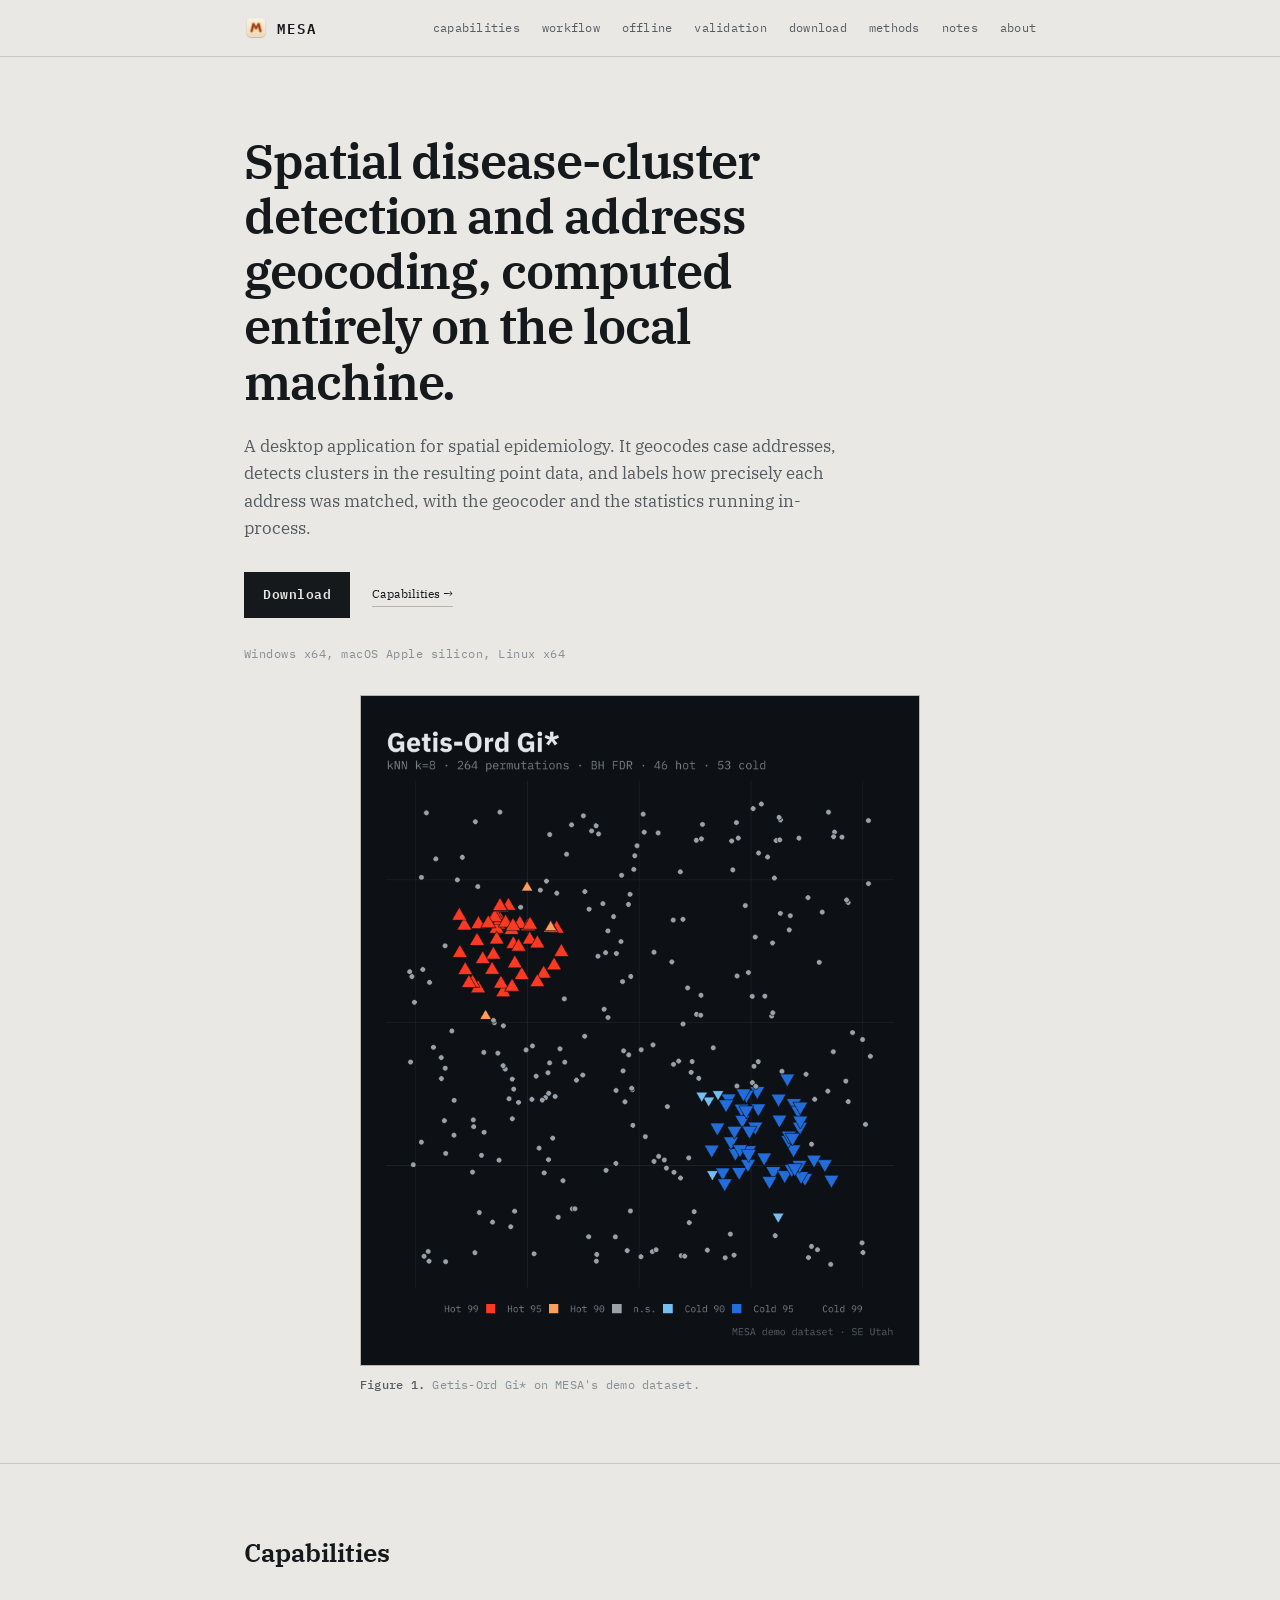
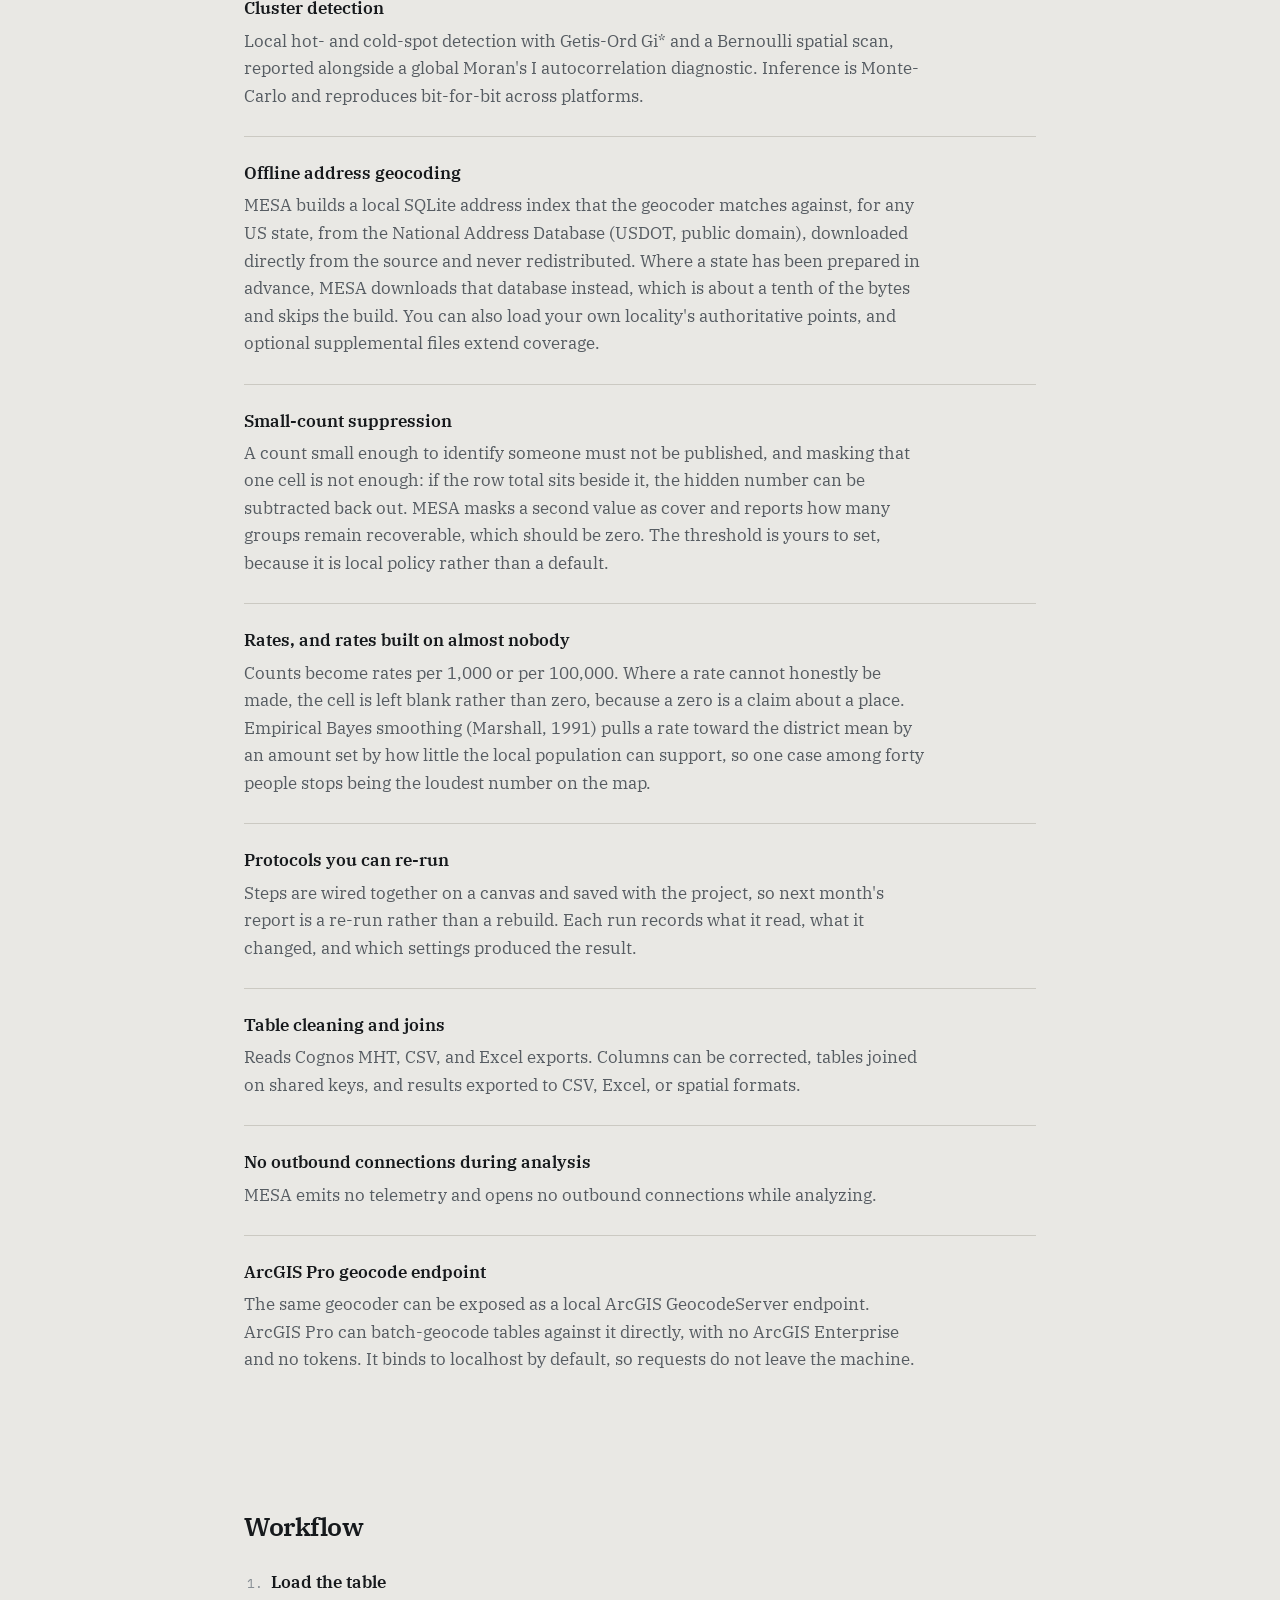
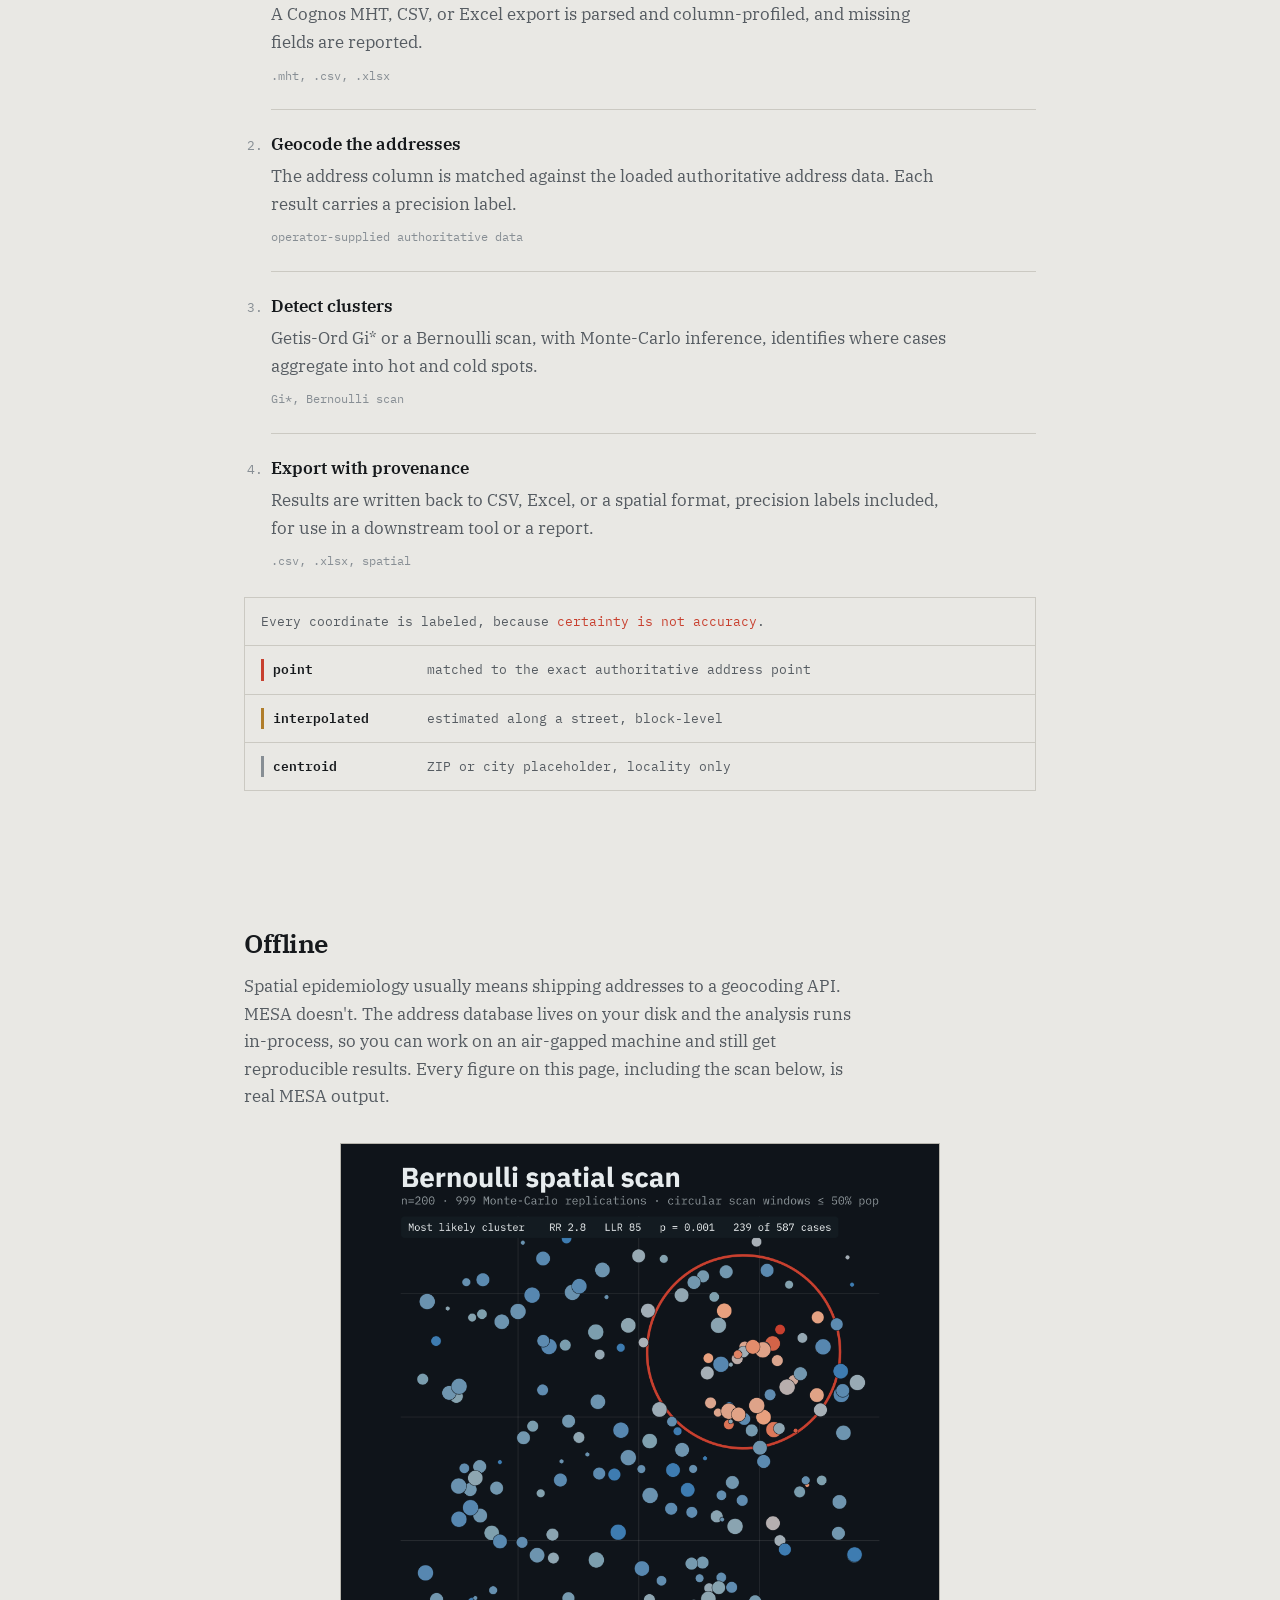
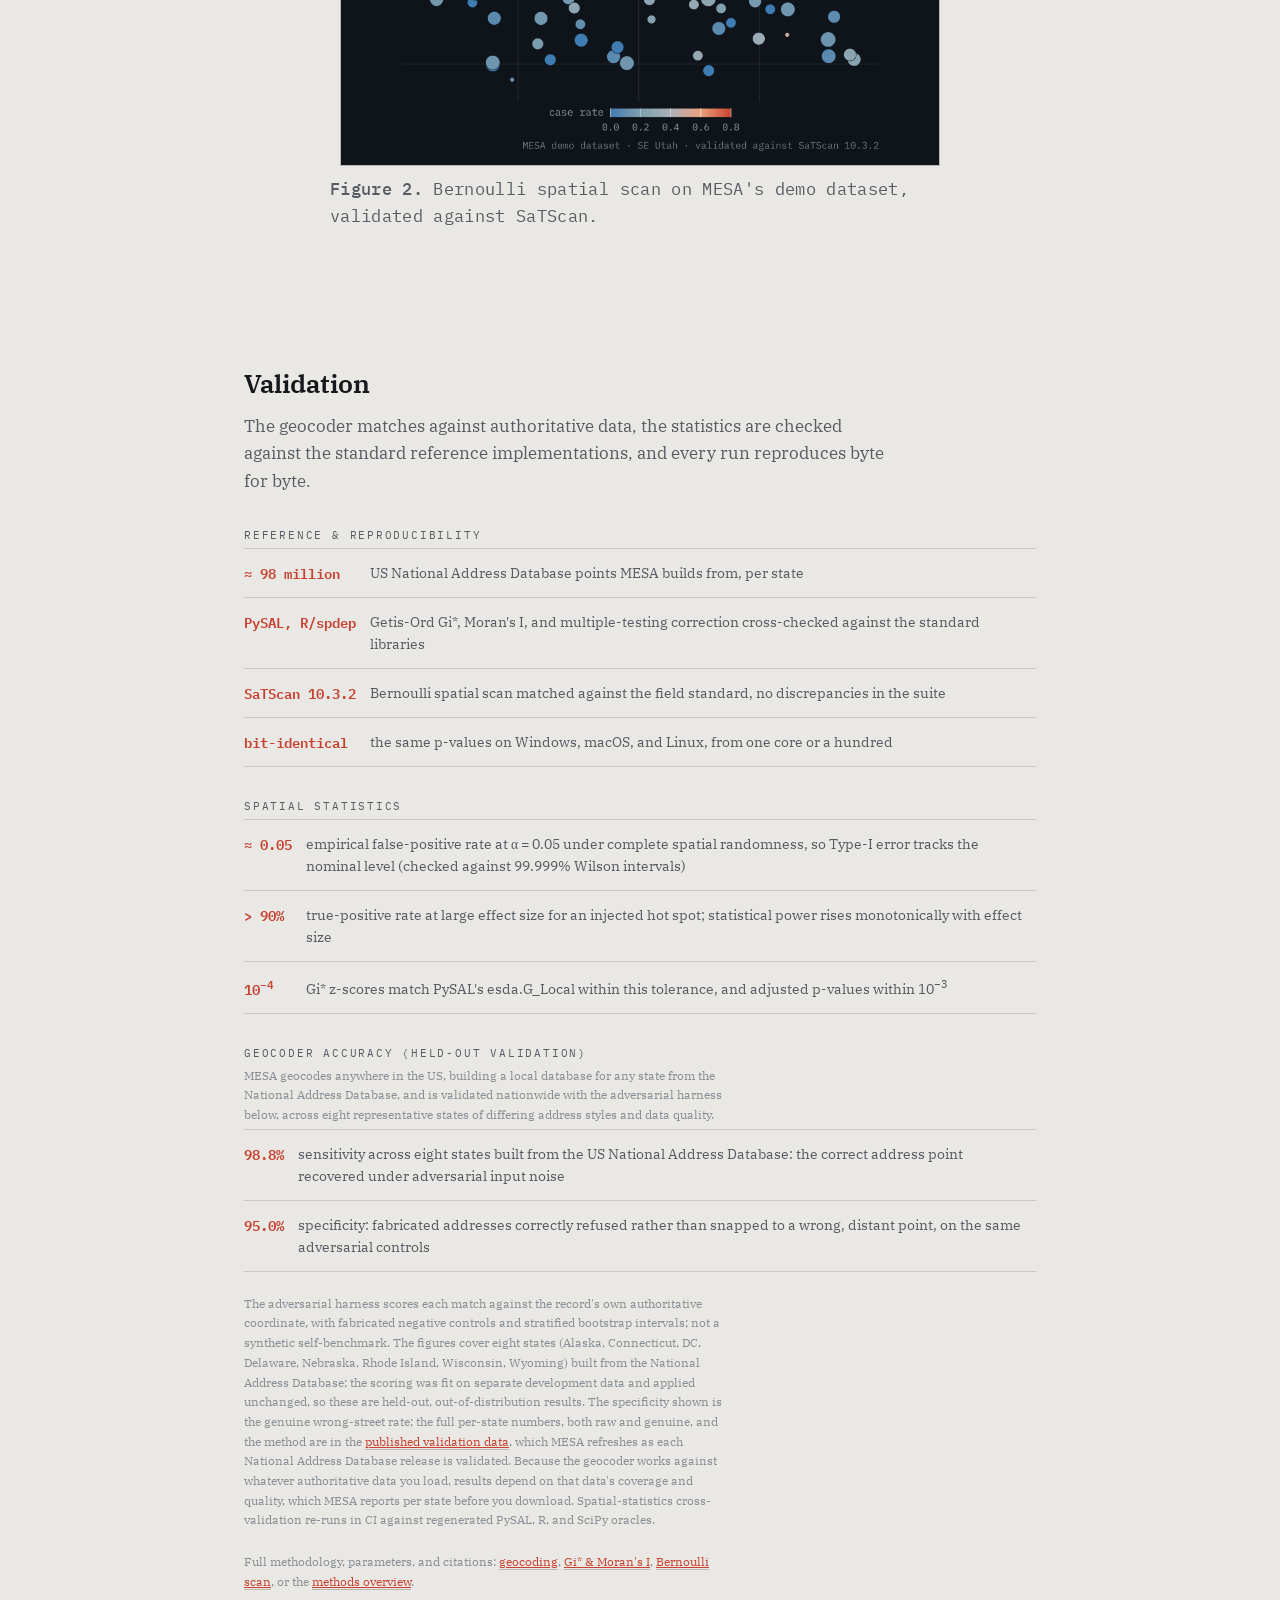
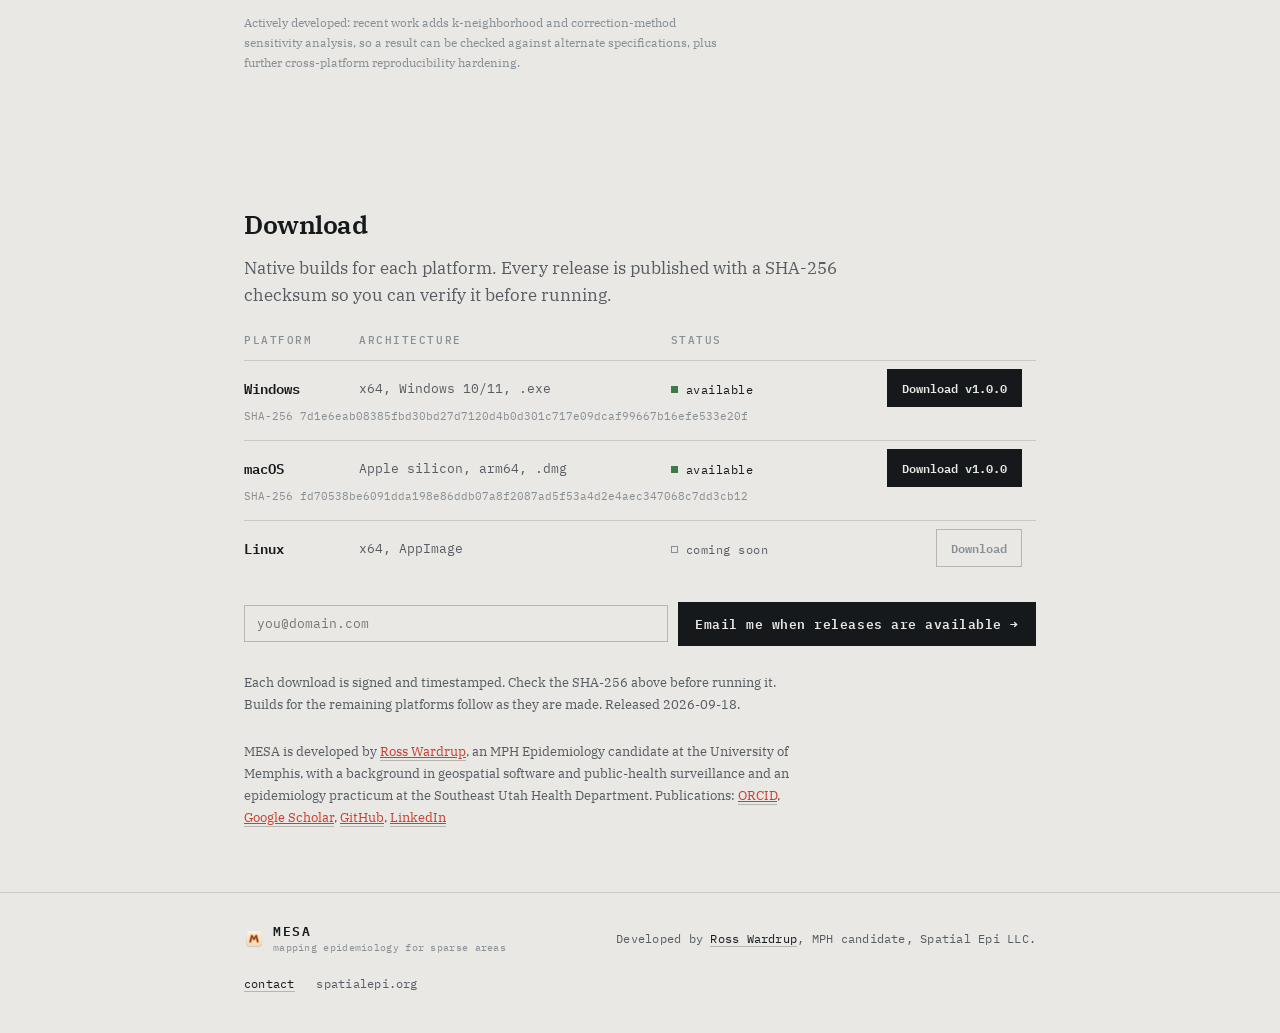
<file: index.html>
<!DOCTYPE html>
<html lang="en">
<head>
<meta charset="utf-8">
<meta name="viewport" content="width=device-width, initial-scale=1">
<script>if('scrollRestoration' in history)history.scrollRestoration='manual';</script>
<title>MESA: Mapping Epidemiology for Sparse Areas</title>
<meta name="description" content="MESA is a desktop application for spatial epidemiology. It geocodes case addresses, detects disease clusters, turns counts into rates, and suppresses counts too small to publish. The geocoder and the statistics run on your own machine, so case data does not leave it.">
<meta name="theme-color" content="#0e141a">
<meta property="og:title" content="MESA: Mapping Epidemiology for Sparse Areas">
<meta property="og:description" content="Spatial cluster detection and offline geocoding for public health. Runs entirely on your machine.">
<meta property="og:type" content="website">
<meta property="og:url" content="https://www.spatialepi.org/">
<meta property="og:image" content="https://www.spatialepi.org/og-image.png">
<meta name="twitter:card" content="summary_large_image">
<meta name="twitter:title" content="MESA: Mapping Epidemiology for Sparse Areas">
<meta name="twitter:description" content="Spatial cluster detection and offline geocoding for public health. Runs entirely on your machine.">
<meta name="twitter:image" content="https://www.spatialepi.org/og-image.png">

<link rel="icon" href="favicon-32.png?v=3" type="image/png" sizes="32x32">
<link rel="icon" href="favicon-16.png?v=3" type="image/png" sizes="16x16">
<link rel="apple-touch-icon" href="apple-touch-icon.png?v=3">
<link rel="preconnect" href="https://fonts.googleapis.com">
<link rel="preconnect" href="https://fonts.gstatic.com" crossorigin>
<link href="https://fonts.googleapis.com/css2?family=IBM+Plex+Mono:wght@400;500;600&family=IBM+Plex+Serif:wght@400;600&display=swap" rel="stylesheet">
<style>
  :root{
    --bg:#E9E8E4;
    --panel:#0E141A;
    --ink:#16191C;
    --muted:#565C62;
    --faint:#878E94;
    --line:#CBC9C2;
    --line-2:#B7B5AD;
    --accent:#C8402F;
    --amber:#B07D2A;
    --cold:#3E7CB1;
    /* Reserved for the download table's shipped state. The brand accent is a red, and a red
       dot beside the word "available" reads as a fault before the label is read at all. */
    --ok:#3F7A4A;
    --mono:"IBM Plex Mono",ui-monospace,Menlo,Consolas,monospace;
    /* Prose is set in a text face and mono is reserved for machine output: file
       extensions, parameters, checksums, table data, figure captions. The distinction
       carries meaning, which is why it is worth having two faces at all. */
    --serif:"IBM Plex Serif",Charter,"Bitstream Charter","Sitka Text",Cambria,Georgia,serif;
  }
  *{box-sizing:border-box}
  html{-webkit-text-size-adjust:100%;scroll-padding-top:58px;scroll-behavior:smooth}
  body{
    margin:0;background:var(--bg);color:var(--ink);
    font-family:var(--serif);font-size:17px;line-height:1.62;
    -webkit-font-smoothing:antialiased;
  }
  /* Everything that is a value rather than a sentence. */
  .nav,.mark b,.btn,.get,.plat,.cap,.tk,.subhead,.status,.sha,.arch,.os,
  table.data th,table.data td.v,table.dl th,.tiers,.notify input,.notify button,
  code,.crumb,footer .wrap{font-family:var(--mono)}
  a{color:inherit}
  ::selection{background:var(--ink);color:var(--bg)}
  .wrap{max-width:840px;margin:0 auto;padding:0 24px}
  p{margin:0}
  h1,h2,h3{font-family:var(--serif);font-weight:600;margin:0;line-height:1.25}
  b,strong{font-weight:600}

  /* ---- header ---- */
  .top{position:sticky;top:0;z-index:20;background:var(--bg);border-bottom:1px solid var(--line)}
  .top .wrap{display:flex;align-items:center;justify-content:space-between;height:56px}
  .mark{display:flex;align-items:center;gap:9px;text-decoration:none}
  .mark img{display:block}
  .mark b{font-weight:600;letter-spacing:.14em;font-size:.9rem}
  .mark:hover img,.fmark:hover img{animation:hotspot-pulse 1.1s ease-in-out infinite}
  @keyframes hotspot-pulse{
    0%,100%{filter:drop-shadow(0 0 0 rgba(200,64,47,0))}
    50%{filter:drop-shadow(0 0 4px rgba(200,64,47,.75))}
  }
  .nav{display:flex;gap:22px;font-size:.76rem;letter-spacing:.02em}
  .nav a{color:var(--muted);text-decoration:none}
  .nav a:hover{color:var(--accent)}

  /* ---- section frame ---- */
  section{padding:72px 0 64px}
  .sec{display:block;margin:0 0 4px;font-size:1.62rem;letter-spacing:-.018em;color:var(--ink)}
  .lead{color:var(--muted);max-width:64ch}
  /* A section's own intro belongs to its heading, not to the gap above it. */
  .sec + p,.sec + .lead{margin-top:14px}
  .rows,.flow,.tiers,table.data,table.dl,.panel{margin-top:32px}

  /* ---- hero ---- */
  .hero{border-bottom:1px solid var(--line);padding:76px 0 68px}

  .hero h1{font-size:clamp(2rem,4.6vw,3.05rem);line-height:1.13;letter-spacing:-.022em;max-width:19ch}
  .hero .lead{margin-top:24px;font-size:1.06rem;max-width:60ch}
  .hero .lead b{color:var(--ink)}
  .actions{margin-top:30px;display:flex;align-items:center;gap:22px;flex-wrap:wrap}
  .btn{font-family:var(--mono);font-size:.82rem;font-weight:600;letter-spacing:.04em;
    background:var(--ink);color:var(--bg);border:1px solid var(--ink);
    padding:11px 18px;text-decoration:none}
  .btn:hover{background:#000}
  .btn:focus-visible{outline:2px solid var(--accent);outline-offset:3px}
  .tl{font-size:.78rem;color:var(--ink);text-decoration:none;border-bottom:1px solid var(--line-2);padding-bottom:2px}
  .tl:hover{border-color:var(--accent);color:var(--accent)}
  .plat{margin-top:26px;color:var(--faint);font-size:.74rem;letter-spacing:.04em}

  /* ---- figure panel ---- */
  .panel{margin:32px auto 6px;max-width:560px;border:1px solid var(--line-2);background:var(--panel)}
  .panel img{display:block;width:100%;height:auto}
  .panel .ph{aspect-ratio:5/6;display:flex;flex-direction:column;align-items:center;
    justify-content:center;gap:8px;
    background-image:linear-gradient(rgba(255,255,255,.05) 1px,transparent 1px),
      linear-gradient(90deg,rgba(255,255,255,.05) 1px,transparent 1px);
    background-size:34px 34px}
  .panel .ph .a{color:rgba(233,237,238,.58);font-size:.72rem;letter-spacing:.1em;text-transform:uppercase}
  .panel .ph .b{color:rgba(233,237,238,.32);font-size:.66rem;letter-spacing:.08em;text-transform:uppercase}
  .cap{margin:10px auto 0;max-width:560px;color:var(--faint);font-size:.72rem;letter-spacing:.02em}
  .cap b{color:var(--muted);font-weight:500}

  /* ---- label/value rows (capabilities) ---- */
  .rows{margin-top:30px}
  .row{padding:0 0 26px;margin-bottom:26px;border-bottom:1px solid var(--line)}
  .row:last-child{border-bottom:none;margin-bottom:0;padding-bottom:0}
  .row h3{font-size:1.06rem;margin-bottom:8px}
  .row p{color:var(--muted);max-width:68ch}

  /* ---- workflow ---- */
  .flow{margin:30px 0 0;padding:0 0 0 1.6em}
  .flow li{padding:0 0 24px;margin-bottom:24px;border-bottom:1px solid var(--line)}
  .flow li:last-child{border-bottom:none;margin-bottom:0;padding-bottom:0}
  .flow li::marker{color:var(--faint);font-family:var(--mono);font-size:.82rem}
  .flow h3{font-size:1.06rem;margin-bottom:8px}
  .flow p{color:var(--muted);max-width:68ch}
  .flow .tk{display:block;margin-top:9px;color:var(--faint);font-size:.76rem}
  .tiers{margin-top:26px;border:1px solid var(--line)}
  .tiers .t{display:grid;grid-template-columns:150px 1fr;gap:16px;padding:13px 16px;
    border-bottom:1px solid var(--line);font-size:.82rem}
  .tiers .t:last-child{border-bottom:none}
  .tiers .t b{color:var(--ink);border-left:3px solid;padding-left:9px}
  .tiers .t span{color:var(--muted)}
  .tiers .t1 b{border-color:var(--accent)}
  .tiers .t2 b{border-color:var(--amber)}
  .tiers .t3 b{border-color:var(--faint)}
  .tiers .cap-line{padding:13px 16px;border-bottom:1px solid var(--line);color:var(--muted);font-size:.82rem}
  .tiers .cap-line em{color:var(--accent);font-style:normal}

  /* ---- offline ---- */
  .offline p{color:var(--muted);max-width:62ch;font-size:1.06rem}

  /* ---- data tables (validation, download) ---- */
  table{width:100%;border-collapse:collapse;font-size:.85rem}
  table.data{border-top:1px solid var(--line);margin-top:4px}
  table.data th{text-align:left;font-weight:500;color:var(--faint);font-size:.68rem;
    letter-spacing:.14em;text-transform:uppercase;padding:0 14px 10px 0;border-bottom:1px solid var(--line)}
  table.data td{padding:13px 14px 13px 0;border-bottom:1px solid var(--line);vertical-align:top}
  table.data td.v{color:var(--accent);font-weight:600;white-space:nowrap;font-variant-numeric:tabular-nums}
  table.data td.note{color:var(--muted)}
  .subhead{margin:30px 0 4px;color:var(--muted);font-size:.7rem;letter-spacing:.16em;text-transform:uppercase}
  .fine{margin-top:22px;color:var(--faint);font-size:.76rem;max-width:70ch}

  /* ---- download ---- */
  table.dl td{padding:16px 14px 16px 0;border-bottom:1px solid var(--line);vertical-align:middle}
  table.dl th{text-align:left;font-weight:500;color:var(--faint);font-size:.68rem;
    letter-spacing:.14em;text-transform:uppercase;padding:0 14px 10px 0;border-bottom:1px solid var(--line)}
  table.dl tr:last-child td{border-bottom:none}
  .os{color:var(--ink);font-weight:600}
  .arch{color:var(--muted);font-size:.8rem}
  .status{display:inline-flex;align-items:center;gap:8px;color:var(--muted);font-size:.74rem;letter-spacing:.04em}
  /* Hollow square means pending, solid means shipped. The fill carries the state on its own,
     so color is reinforcement rather than the only signal. */
  .led{width:7px;height:7px;display:inline-block;background:none;
    box-shadow:inset 0 0 0 1px var(--faint)}
  .status.ready .led{background:var(--ok);box-shadow:none}
  .status.ready{color:var(--ink)}
  td.act{text-align:right}
  .get{font-family:var(--mono);font-weight:600;font-size:.78rem;padding:8px 14px;
    border:1px solid var(--line-2);color:var(--faint);text-decoration:none;white-space:nowrap;cursor:not-allowed}
  .get.ready{background:var(--ink);border-color:var(--ink);color:var(--bg);cursor:pointer}
  .get.ready:hover{background:#000}
  /* The checksum sits on its own full-width line under its platform rather than squeezed
     into the button cell, where 64 hex characters had to wrap and came out ragged on the
     left because that cell is right aligned. People compare this against what their
     terminal prints, so it wants to be one left-aligned run. It still wraps on a narrow
     screen, which is unavoidable and fine. */
  tr.shar td{padding:0 14px 15px 0;border-bottom:1px solid var(--line)}
  .sha{display:block;color:var(--faint);font-size:.66rem;word-break:break-all}
  /* A platform row that owns a checksum hands its rule down to it, so the two read as one
     block instead of looking like separate entries. */
  tr.has-sha td{border-bottom:none;padding-bottom:8px}
  .dlnote{margin-top:26px;color:var(--muted);font-size:.84rem;max-width:70ch}
  .dlnote code{background:var(--panel);color:#B9C2C7;padding:1px 6px;font-size:.9em}
  .notify{display:flex;gap:10px;flex-wrap:wrap;align-items:center;margin-top:26px}
  .notify input[type=email]{font-family:var(--mono);font-size:.82rem;
    padding:9px 12px;border:1px solid var(--line-2);background:var(--bg);color:var(--ink);
    min-width:240px;flex:1 1 240px}
  .notify input[type=email]:focus{outline:2px solid var(--accent);outline-offset:1px}
  .notify button{font-family:var(--mono);font-size:.82rem;font-weight:600;letter-spacing:.04em;
    background:var(--ink);color:var(--bg);border:1px solid var(--ink);
    padding:10px 16px;cursor:pointer;white-space:nowrap}
  .notify button:hover{background:#000}
  .notify button:disabled{cursor:default;opacity:.6}
  .notify-msg{margin-top:10px;font-size:.8rem;color:var(--muted)}
  .notify-msg.err{color:var(--accent)}

  /* ---- footer ---- */
  footer{border-top:1px solid var(--line);padding:30px 0 40px}
  footer .wrap{display:flex;justify-content:space-between;gap:20px;flex-wrap:wrap;
    color:var(--muted);font-size:.74rem;letter-spacing:.02em;align-items:center}
  footer .fmark{display:flex;align-items:center;gap:9px}
  footer .fmark .t{display:flex;flex-direction:column;line-height:1.35}
  footer .fmark b{color:var(--ink);font-weight:600;letter-spacing:.12em;font-size:.8rem}
  footer .fmark em{font-style:normal;color:var(--faint);font-size:.62rem;letter-spacing:.03em}
  footer a{color:var(--ink);text-decoration:none;border-bottom:1px solid var(--line-2)}
  footer a:hover{border-color:var(--accent);color:var(--accent)}

  @media(max-width:720px){
    .nav{display:none}
    .flow{padding-left:1.35em}
    .tiers .t,.tiers .t1 b,.tiers .t2 b,.tiers .t3 b{grid-template-columns:1fr}
    .tiers .t{grid-template-columns:1fr;gap:5px}
    table.dl th:nth-child(2),table.dl td:nth-child(2){display:none}
  }

  @media(prefers-color-scheme:dark){
    :root{
      --bg:#0E141A;--panel:#12191F;--ink:#E7ECEE;--muted:#9BA7AD;--faint:#69747A;
      --line:#232D34;--line-2:#33404A;--ok:#6FA46A;
    }
    .btn:hover{background:#fff}
    .get.ready:hover{background:#fff}
    .dlnote code{background:#05090D}
  }
  @media(prefers-reduced-motion:reduce){*{animation:none!important;transition:none!important}html{scroll-behavior:auto}}
</style>
<script data-goatcounter="https://spatialepi.goatcounter.com/count"
        async src="//gc.zgo.at/count.js"></script>
<script>
  document.addEventListener('click', function(e){
    var a = e.target.closest && e.target.closest('a[href^="http"]');
    if(!a || !window.goatcounter || !window.goatcounter.count) return;
    var url;
    try { url = new URL(a.href); } catch(err){ return; }
    if(url.hostname === location.hostname) return;
    window.goatcounter.count({path: 'outbound/' + url.hostname, title: 'outbound: ' + a.href, event: true});
  }, true);
</script>
</head>
<body>

<header class="top">
  <div class="wrap">
    <a class="mark" href="/" aria-label="MESA home">
      <img src="mesa-icon.png" width="24" height="24" alt="" aria-hidden="true">
      <b>MESA</b>
    </a>
    <nav class="nav">
      <a href="#capabilities">capabilities</a>
      <a href="#workflow">workflow</a>
      <a href="#offline">offline</a>
      <a href="#validation">validation</a>
      <a href="#download">download</a>
      <a href="methods.html">methods</a>
      <a href="notes.html">notes</a>
      <a href="about.html">about</a>
    </nav>
  </div>
</header>

<section class="hero">
  <div class="wrap">
    <h1>Spatial disease-cluster detection and address geocoding, computed entirely on the local machine.</h1>
    <p class="lead">A desktop application for spatial epidemiology. It geocodes case
      addresses, detects clusters in the resulting point data, and labels how precisely
      each address was matched, with the geocoder and the statistics running in-process.</p>
    <div class="actions">
      <a class="btn" href="#download">Download</a>
      <a class="tl" href="#capabilities">Capabilities →</a>
    </div>
    <p class="plat">Windows x64, macOS Apple silicon, Linux x64</p>
    <figure class="panel" id="hero-fig">
      <img class="plotimg" src="hero-map.png" width="1000" height="1200" alt="Getis-Ord Gi* hot-spot analysis of MESA's demo dataset, showing a significant hot-spot cluster and a cold-spot cluster">
    </figure>
    <p class="cap"><b>Figure 1.</b> Getis-Ord Gi* on MESA's demo dataset.</p>
  </div>
</section>

<section id="capabilities">
  <div class="wrap">
    <h2 class="sec">Capabilities</h2>
    <div class="rows">
      <div class="row">
        <div>
          <h3>Cluster detection</h3>
          <p>Local hot- and cold-spot detection with Getis-Ord Gi* and a Bernoulli spatial
            scan, reported alongside a global Moran's I autocorrelation diagnostic. Inference
            is Monte-Carlo and reproduces bit-for-bit across platforms.</p>
        </div>
      </div>
      <div class="row">
        <div>
          <h3>Offline address geocoding</h3>
          <p>MESA builds a local SQLite address index that the geocoder matches against,
            for any US state, from the National Address Database (USDOT, public domain),
            downloaded directly from the source and never redistributed. Where a state has
            been prepared in advance, MESA downloads that database instead, which is about
            a tenth of the bytes and skips the build. You can also load your own locality's
            authoritative points, and optional supplemental files extend coverage.</p>
        </div>
      </div>
      <div class="row">
        <div>
          <h3>Small-count suppression</h3>
          <p>A count small enough to identify someone must not be published, and masking
            that one cell is not enough: if the row total sits beside it, the hidden number
            can be subtracted back out. MESA masks a second value as cover and reports how
            many groups remain recoverable, which should be zero. The threshold is yours to
            set, because it is local policy rather than a default.</p>
        </div>
      </div>
      <div class="row">
        <div>
          <h3>Rates, and rates built on almost nobody</h3>
          <p>Counts become rates per 1,000 or per 100,000. Where a rate cannot honestly be
            made, the cell is left blank rather than zero, because a zero is a claim about a
            place. Empirical Bayes smoothing (Marshall, 1991) pulls a rate toward the
            district mean by an amount set by how little the local population can support,
            so one case among forty people stops being the loudest number on the map.</p>
        </div>
      </div>
      <div class="row">
        <div>
          <h3>Protocols you can re-run</h3>
          <p>Steps are wired together on a canvas and saved with the project, so next
            month's report is a re-run rather than a rebuild. Each run records what it read,
            what it changed, and which settings produced the result.</p>
        </div>
      </div>
      <div class="row">
        <div>
          <h3>Table cleaning and joins</h3>
          <p>Reads Cognos MHT, CSV, and Excel exports. Columns can be corrected, tables
            joined on shared keys, and results exported to CSV, Excel, or spatial formats.</p>
        </div>
      </div>
      <div class="row">
        <div>
          <h3>No outbound connections during analysis</h3>
          <p>MESA emits no telemetry and opens no outbound connections while
            analyzing.</p>
        </div>
      </div>
      <div class="row">
        <div>
          <h3>ArcGIS Pro geocode endpoint</h3>
          <p>The same geocoder can be exposed as a local ArcGIS GeocodeServer
            endpoint. ArcGIS Pro can batch-geocode tables against it directly, with no
            ArcGIS Enterprise and no tokens. It binds to localhost by default, so requests
            do not leave the machine.</p>
        </div>
      </div>
    </div>
  </div>
</section>

<section id="workflow">
  <div class="wrap">
    <h2 class="sec">Workflow</h2>
    <ol class="flow">
      <li>
        <div>
          <h3>Load the table</h3>
          <p>A Cognos MHT, CSV, or Excel export is parsed and column-profiled, and missing
            fields are reported.</p>
          <span class="tk">.mht, .csv, .xlsx</span>
        </div>
      </li>
      <li>
        <div>
          <h3>Geocode the addresses</h3>
          <p>The address column is matched against the loaded authoritative address data.
            Each result carries a precision label.</p>
          <span class="tk">operator-supplied authoritative data</span>
        </div>
      </li>
      <li>
        <div>
          <h3>Detect clusters</h3>
          <p>Getis-Ord Gi* or a Bernoulli scan, with Monte-Carlo inference, identifies where
            cases aggregate into hot and cold spots.</p>
          <span class="tk">Gi*, Bernoulli scan</span>
        </div>
      </li>
      <li>
        <div>
          <h3>Export with provenance</h3>
          <p>Results are written back to CSV, Excel, or a spatial format, precision labels
            included, for use in a downstream tool or a report.</p>
          <span class="tk">.csv, .xlsx, spatial</span>
        </div>
      </li>
    </ol>
    <div class="tiers">
      <div class="cap-line">Every coordinate is labeled, because <em>certainty is not accuracy</em>.</div>
      <div class="t t1"><b>point</b><span>matched to the exact authoritative address point</span></div>
      <div class="t t2"><b>interpolated</b><span>estimated along a street, block-level</span></div>
      <div class="t t3"><b>centroid</b><span>ZIP or city placeholder, locality only</span></div>
    </div>
  </div>
</section>

<section id="offline" class="offline">
  <div class="wrap">
    <h2 class="sec">Offline</h2>
    <p>Spatial epidemiology usually means shipping addresses to a geocoding API. MESA
      doesn't. The address database lives on your disk and the analysis runs in-process,
      so you can work on an air-gapped machine and still get reproducible results. Every
      figure on this page, including the scan below, is real MESA output.</p>
    <figure class="panel" style="max-width:600px">
      <img src="scan.png" width="1040" height="1080" alt="Bernoulli spatial scan of MESA's demo dataset: a significant most-likely cluster with relative risk 2.8 and p=0.001, circled">
    </figure>
    <p class="cap"><b>Figure 2.</b> Bernoulli spatial scan on MESA's demo dataset, validated against SaTScan.</p>
  </div>
</section>

<section id="validation">
  <div class="wrap">
    <h2 class="sec">Validation</h2>
    <p class="lead">The geocoder matches against authoritative data, the statistics are
      checked against the standard reference implementations, and every run reproduces byte
      for byte.</p>
    <div class="subhead">reference &amp; reproducibility</div>
    <table class="data">
      <tbody>
        <tr><td class="v">&asymp; 98 million</td><td class="note">US National Address Database points MESA builds from, per state</td></tr>
        <tr><td class="v">PySAL, R/spdep</td><td class="note">Getis-Ord Gi*, Moran's I, and multiple-testing correction cross-checked against the standard libraries</td></tr>
        <tr><td class="v">SaTScan 10.3.2</td><td class="note">Bernoulli spatial scan matched against the field standard, no discrepancies in the suite</td></tr>
        <tr><td class="v">bit-identical</td><td class="note">the same p-values on Windows, macOS, and Linux, from one core or a hundred</td></tr>
      </tbody>
    </table>
    <div class="subhead">spatial statistics</div>
    <table class="data">
      <tbody>
        <tr><td class="v">≈ 0.05</td><td class="note">empirical false-positive rate at &alpha; = 0.05 under complete spatial randomness, so Type-I error tracks the nominal level (checked against 99.999% Wilson intervals)</td></tr>
        <tr><td class="v">&gt; 90%</td><td class="note">true-positive rate at large effect size for an injected hot spot; statistical power rises monotonically with effect size</td></tr>
        <tr><td class="v">10<sup>−4</sup></td><td class="note">Gi* z-scores match PySAL's esda.G_Local within this tolerance, and adjusted p-values within 10<sup>−3</sup></td></tr>
      </tbody>
    </table>
    <div class="subhead">geocoder accuracy (held-out validation)</div>
    <p class="fine" style="margin-top:0">MESA geocodes anywhere in the US, building a local database
      for any state from the National Address Database, and is validated nationwide with the
      adversarial harness below, across eight representative states of differing address
      styles and data quality.</p>
    <table class="data">
      <tbody>
        <tr><td class="v">98.8%</td><td class="note">sensitivity across eight states built from the US National Address Database: the correct address point recovered under adversarial input noise</td></tr>
        <tr><td class="v">95.0%</td><td class="note">specificity: fabricated addresses correctly refused rather than snapped to a wrong, distant point, on the same adversarial controls</td></tr>
      </tbody>
    </table>
    <p class="fine">The adversarial harness scores each match against the record's own
      authoritative coordinate, with fabricated negative controls and stratified bootstrap
      intervals; not a synthetic self-benchmark. The figures cover eight states (Alaska,
      Connecticut, DC, Delaware, Nebraska, Rhode Island, Wisconsin, Wyoming) built from the
      National Address Database; the scoring was fit on separate development data and applied
      unchanged, so these are held-out, out-of-distribution results. The specificity shown is the genuine
      wrong-street rate; the full per-state numbers, both raw and genuine, and the method are
      in the <a href="https://www.spatialepi.org/nad/validation.json" style="color:var(--accent);border-bottom:1px solid var(--line-2)">published validation data</a>,
      which MESA refreshes as each National Address Database release is validated. Because the
      geocoder works against whatever authoritative data you load, results depend on that
      data's coverage and quality, which MESA reports per state before you download.
      Spatial-statistics cross-validation re-runs in CI against regenerated PySAL, R, and
      SciPy oracles.</p>
    <p class="fine">Full methodology, parameters, and citations:
      <a href="methods-geocoding.html" style="color:var(--accent);border-bottom:1px solid var(--line-2)">geocoding</a>,
      <a href="methods-hotspots.html" style="color:var(--accent);border-bottom:1px solid var(--line-2)">Gi* &amp; Moran's I</a>,
      <a href="methods-scan.html" style="color:var(--accent);border-bottom:1px solid var(--line-2)">Bernoulli scan</a>,
      or the <a href="methods.html" style="color:var(--accent);border-bottom:1px solid var(--line-2)">methods overview</a>.</p>
    <p class="fine">Actively developed: recent work adds k-neighborhood and
      correction-method sensitivity analysis, so a result can be checked against alternate
      specifications, plus further cross-platform reproducibility hardening.</p>
  </div>
</section>

<section id="download">
  <div class="wrap">
    <h2 class="sec">Download</h2>
    <p class="lead">Native builds for each platform. Every release is published with a
      SHA-256 checksum so you can verify it before running.</p>
    <table class="dl" style="margin-top:22px">
      <thead>
        <tr><th>platform</th><th>architecture</th><th>status</th><th></th></tr>
      </thead>
      <tbody id="dlbody">
        <tr data-os="windows">
          <td><span class="os">Windows</span></td>
          <td><span class="arch">x64, Windows 10/11, .exe</span></td>
          <td><span class="status"><span class="led"></span>coming soon</span></td>
          <td class="act"><a class="get" role="link" aria-disabled="true">Download</a></td>
        </tr>
        <tr data-os="macos">
          <td><span class="os">macOS</span></td>
          <td><span class="arch">Apple silicon, arm64, .dmg</span></td>
          <td><span class="status"><span class="led"></span>coming soon</span></td>
          <td class="act"><a class="get" role="link" aria-disabled="true">Download</a></td>
        </tr>
        <tr data-os="linux">
          <td><span class="os">Linux</span></td>
          <td><span class="arch">x64, AppImage</span></td>
          <td><span class="status"><span class="led"></span>coming soon</span></td>
          <td class="act"><a class="get" role="link" aria-disabled="true">Download</a></td>
        </tr>
      </tbody>
    </table>
    <form class="notify" id="notify-form">
      <input type="email" name="email" placeholder="you@domain.com" aria-label="Email address" required>
      <input type="text" name="_gotcha" tabindex="-1" autocomplete="off" style="position:absolute;left:-9999px" aria-hidden="true">
      <button type="submit">Email me when releases are available →</button>
    </form>
    <p class="notify-msg" id="notify-msg" hidden></p>
    <p class="dlnote" id="dlnote">Per-platform builds are still being set up; this table will show the
      current version and checksums once they are published. MESA is pre-release. For
      early access, <a href="mailto:ross@spatialepi.org" style="color:var(--accent)">contact ross@spatialepi.org</a>.</p>
    <p class="dlnote">MESA is developed by <a href="https://rwardrup.com" style="color:var(--accent);border-bottom:1px solid var(--line-2)">Ross Wardrup</a>,
      an MPH Epidemiology candidate at the University of Memphis, with a background in
      geospatial software and public-health surveillance and an epidemiology practicum at
      the Southeast Utah Health Department. Publications:
      <a href="https://orcid.org/0009-0005-8235-6047" style="color:var(--accent);border-bottom:1px solid var(--line-2)">ORCID</a>,
      <a href="https://scholar.google.com/citations?user=NAcxI4IAAAAJ" style="color:var(--accent);border-bottom:1px solid var(--line-2)">Google Scholar</a>,
      <a href="https://github.com/minorsecond" style="color:var(--accent);border-bottom:1px solid var(--line-2)">GitHub</a>,
      <a href="https://www.linkedin.com/in/robert-wardrup/" style="color:var(--accent);border-bottom:1px solid var(--line-2)">LinkedIn</a></p>
  </div>
</section>

<footer>
  <div class="wrap">
    <span class="fmark">
      <img src="mesa-icon.png" width="20" height="20" alt="" aria-hidden="true">
      <span class="t"><b>MESA</b><em>mapping epidemiology for sparse areas</em></span>
    </span>
    <span>Developed by <a href="https://rwardrup.com">Ross Wardrup</a>, MPH candidate, Spatial Epi LLC.</span>
    <span><a href="mailto:ross@spatialepi.org">contact</a> &nbsp; spatialepi.org</span>
  </div>
</footer>

<script>
  // Hero figure: show the real analysis image when present; upgrade the static
  // poster to the animated inference GIF unless the user prefers reduced motion.
  (function(){
    var img = document.querySelector('.plotimg');
    if(!img) return;
    var ph = document.querySelector('#hero-fig .ph');
    img.addEventListener('load', function(){ img.style.display='block'; if(ph) ph.style.display='none'; });
    img.addEventListener('error', function(){ img.remove(); });
    if(!window.matchMedia('(prefers-reduced-motion: reduce)').matches){
      var probe = new Image();
      probe.onload = function(){ img.src = 'hero-map.gif'; };
      probe.src = 'hero-map.gif';
    }
  })();

  // Downloads: auto-populate from manifest.json when release builds exist.
  //   { "version":"1.0.0","builds":{ "windows":{"url":"…","sha256":"…"}, … } }
  fetch('manifest.json',{cache:'no-store'}).then(function(r){return r.ok?r.json():null}).then(function(m){
    if(!m||!m.builds) return;
    var rows=document.querySelectorAll('#dlbody tr'), ready=0;
    rows.forEach(function(row){
      var b=m.builds[row.dataset.os]; if(!b||!b.url) return;
      ready++;
      var get=row.querySelector('.get'), st=row.querySelector('.status');
      get.textContent='Download'+(m.version?' v'+m.version:''); get.href=b.url;
      get.classList.add('ready'); get.removeAttribute('aria-disabled');
      st.classList.add('ready'); st.lastChild.textContent='available';
      if(b.sha256){
        var shaRow=document.createElement('tr'); shaRow.className='shar';
        var cell=document.createElement('td'); cell.colSpan=4;
        var text=document.createElement('span'); text.className='sha';
        text.textContent='SHA-256 '+b.sha256;
        cell.appendChild(text); shaRow.appendChild(cell);
        row.parentNode.insertBefore(shaRow,row.nextSibling);
        row.classList.add('has-sha');
      }
    });
    if(!ready) return;

    // The prose around the table is written for the state where nothing has shipped. Once
    // a build exists it contradicts the working Download button sitting above it, so it is
    // rewritten here rather than being edited by hand every release. Platforms land at
    // different times (each is built and signed on its own machine), so "some are ready"
    // is a normal state and gets its own wording.
    var note=document.getElementById('dlnote');
    if(note){
      var txt='Each download is signed and timestamped. Check the SHA-256 above before running it.';
      if(ready<rows.length) txt+=' Builds for the remaining platforms follow as they are made.';
      if(m.date) txt+=' Released '+m.date+'.';
      note.textContent=txt;
    }
    // The signup is for people waiting on a build. Keep it while any platform is still
    // missing; retire it once they are all out.
    if(ready===rows.length){
      var f=document.getElementById('notify-form');
      if(f) f.hidden=true;
    }
  }).catch(function(){});

  // Notify-me signup: posts to Formspree (https://formspree.io) so visitors don't
  // have to leave the page or have a mail client configured.
  (function(){
    var FORM_ID = 'xvzjeldg';
    var form = document.getElementById('notify-form');
    var msg = document.getElementById('notify-msg');
    if(!form) return;
    form.addEventListener('submit', function(e){
      e.preventDefault();
      var btn = form.querySelector('button');
      var email = form.email.value;
      btn.disabled = true; btn.textContent = 'Sending…';
      fetch('https://formspree.io/f/' + FORM_ID, {
        method: 'POST',
        headers: {'Accept':'application/json'},
        body: new FormData(form)
      }).then(function(r){
        if(r.ok){
          form.hidden = true;
          msg.hidden = false; msg.classList.remove('err');
          msg.textContent = "Thanks, we'll email " + email + " when builds are live.";
        } else {
          throw new Error('request failed');
        }
      }).catch(function(){
        btn.disabled = false; btn.textContent = 'Notify me when it ships →';
        msg.hidden = false; msg.classList.add('err');
        msg.textContent = 'Something went wrong. Email ross@spatialepi.org instead.';
      });
    });
  })();

  // Tab-away favicon: swap to the sad mesa while you're not looking.
  (function(){
    var icons = document.querySelectorAll('link[rel="icon"]');
    if(!icons.length) return;
    var originals = Array.prototype.map.call(icons, function(l){ return l.getAttribute('href'); });
    document.addEventListener('visibilitychange', function(){
      icons.forEach(function(link, i){
        var sad = link.getAttribute('sizes') === '16x16' ? 'favicon-16-sad.png' : 'favicon-32-sad.png';
        link.setAttribute('href', document.hidden ? sad : originals[i]);
      });
    });
  })();

  // Deep links: land on the section, not near it.
  //
  // A cold load scrolls to the hash before the page has finished settling. The figures now
  // carry intrinsic dimensions so they no longer reflow, but the webfonts still arrive late,
  // and when they swap in, every line above the target re-measures and the target moves. The
  // reader ends up somewhere above or below what they clicked for.
  //
  // So re-apply the hash once things have settled, and stop as soon as the reader takes over,
  // because yanking the page under someone who has started scrolling is worse than landing a
  // little off.
  (function(){
    if(!location.hash) return;
    var target;
    try { target = document.querySelector(location.hash); } catch(e){ return; }
    if(!target) return;

    var surrendered = false;
    function standDown(){ surrendered = true; }
    ['wheel','touchstart','keydown','pointerdown'].forEach(function(evt){
      addEventListener(evt, standDown, {passive:true, once:true});
    });

    function realign(){
      if(surrendered) return;
      // Only correct a real miss; scroll-padding-top already handles the normal case.
      var off = target.getBoundingClientRect().top
              - parseFloat(getComputedStyle(document.documentElement).scrollPaddingTop || 0);
      if(Math.abs(off) < 4) return;
      target.scrollIntoView({block:'start', behavior:'instant'});
    }

    addEventListener('load', realign);
    if(document.fonts && document.fonts.ready) document.fonts.ready.then(realign);
  })();

</script>
</body>
</html>
</file>
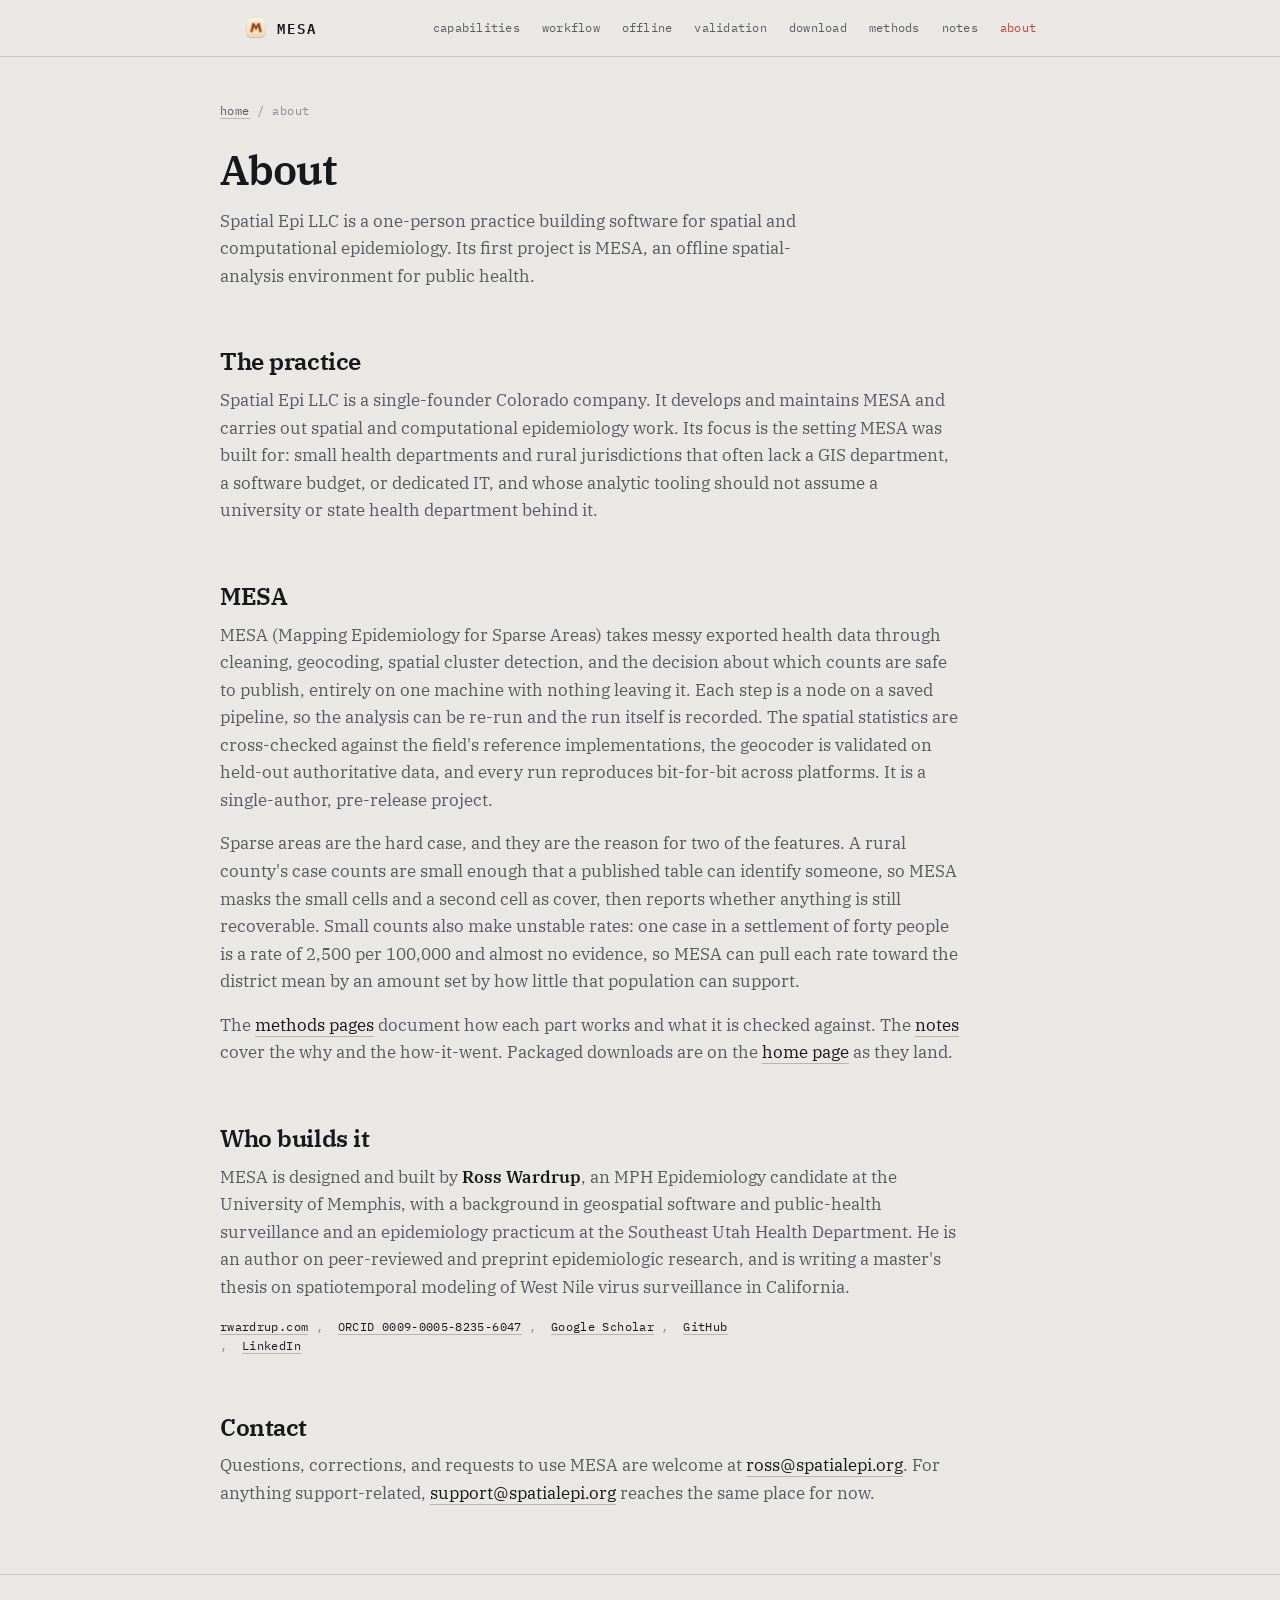
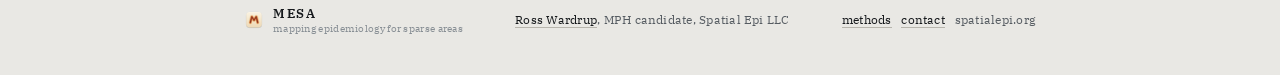
<file: about.html>
<!DOCTYPE html>
<html lang="en">
<head>
<meta charset="utf-8">
<meta name="viewport" content="width=device-width, initial-scale=1">
<script>if('scrollRestoration' in history)history.scrollRestoration='manual';</script>
<title>About | MESA</title>
<meta name="description" content="Spatial Epi LLC is a one-person practice building offline software for spatial and computational epidemiology. Its first project is MESA.">
<meta property="og:title" content="About | MESA">
<meta property="og:description" content="Spatial Epi LLC is a one-person practice building offline software for spatial and computational epidemiology. Its first project is MESA.">
<meta property="og:type" content="website">
<meta property="og:url" content="https://www.spatialepi.org/about.html">
<meta property="og:image" content="https://www.spatialepi.org/og-image.png">
<meta name="twitter:card" content="summary_large_image">
<meta name="twitter:title" content="About | MESA">
<meta name="twitter:description" content="Spatial Epi LLC is a one-person practice building offline software for spatial and computational epidemiology. Its first project is MESA.">
<meta name="twitter:image" content="https://www.spatialepi.org/og-image.png">
<meta name="theme-color" content="#0e141a">
<link rel="icon" href="favicon-32.png?v=3" type="image/png" sizes="32x32">
<link rel="icon" href="favicon-16.png?v=3" type="image/png" sizes="16x16">
<link rel="apple-touch-icon" href="apple-touch-icon.png?v=3">
<link rel="preconnect" href="https://fonts.googleapis.com">
<link rel="preconnect" href="https://fonts.gstatic.com" crossorigin>
<link href="https://fonts.googleapis.com/css2?family=IBM+Plex+Mono:wght@400;500;600&family=IBM+Plex+Serif:wght@400;600&display=swap" rel="stylesheet">
<link rel="stylesheet" href="mesa.css">
<script data-goatcounter="https://spatialepi.goatcounter.com/count"
        async src="//gc.zgo.at/count.js"></script>
<script>
  document.addEventListener('click', function(e){
    var a = e.target.closest && e.target.closest('a[href^="http"]');
    if(!a || !window.goatcounter || !window.goatcounter.count) return;
    var url;
    try { url = new URL(a.href); } catch(err){ return; }
    if(url.hostname === location.hostname) return;
    window.goatcounter.count({path: 'outbound/' + url.hostname, title: 'outbound: ' + a.href, event: true});
  }, true);
</script>
</head>
<body>

<header class="top">
  <div class="wrap">
    <a class="mark" href="/" aria-label="MESA home">
      <img src="mesa-icon.png" width="24" height="24" alt="" aria-hidden="true">
      <b>MESA</b>
    </a>
    <nav class="nav">
      <a class="hideable" href="/#capabilities">capabilities</a>
      <a class="hideable" href="/#workflow">workflow</a>
      <a class="hideable" href="/#offline">offline</a>
      <a class="hideable" href="/#validation">validation</a>
      <a class="hideable" href="/#download">download</a>
      <a href="methods.html">methods</a>
      <a href="notes.html">notes</a>
      <a class="on" href="about.html">about</a>
    </nav>
  </div>
</header>

<main class="wrap doc">
  <div class="crumb"><a href="/">home</a> <span>/</span> about</div>
  <h1>About</h1>
  <p class="sub">Spatial Epi LLC is a one-person practice building software for
    spatial and computational epidemiology. Its first project is MESA, an offline
    spatial-analysis environment for public health.</p>

  <h2>The practice</h2>
  <p>Spatial Epi LLC is a single-founder Colorado company. It develops and maintains
    MESA and carries out spatial and computational epidemiology work. Its focus is
    the setting MESA was built for: small health departments and rural jurisdictions
    that often lack a GIS department, a software budget, or dedicated IT, and whose
    analytic tooling should not assume a university or state health department behind
    it.</p>

  <h2>MESA</h2>
  <p>MESA (Mapping Epidemiology for Sparse Areas) takes messy exported health data
    through cleaning, geocoding, spatial cluster detection, and the decision about
    which counts are safe to publish, entirely on one machine with nothing leaving it.
    Each step is a node on a saved pipeline, so the analysis can be re-run and the run
    itself is recorded. The spatial statistics are cross-checked against the field's
    reference implementations, the geocoder is validated on held-out authoritative
    data, and every run reproduces bit-for-bit across platforms. It is a
    single-author, pre-release project.</p>

  <p>Sparse areas are the hard case, and they are the reason for two of the features.
    A rural county's case counts are small enough that a published table can identify
    someone, so MESA masks the small cells and a second cell as cover, then reports
    whether anything is still recoverable. Small counts also make unstable rates: one
    case in a settlement of forty people is a rate of 2,500 per 100,000 and almost no
    evidence, so MESA can pull each rate toward the district mean by an amount set by
    how little that population can support.</p>
  <p>The <a class="x" href="methods.html">methods pages</a> document how each part
    works and what it is checked against. The <a class="x" href="notes.html">notes</a>
    cover the why and the how-it-went. Packaged downloads are on the
    <a class="x" href="/#download">home page</a> as they land.</p>

  <h2>Who builds it</h2>
  <p>MESA is designed and built by <b>Ross Wardrup</b>, an MPH Epidemiology
    candidate at the University of Memphis, with a background in geospatial software
    and public-health surveillance and an epidemiology practicum at the Southeast
    Utah Health Department. He is an author on peer-reviewed and preprint
    epidemiologic research, and is writing a master's thesis on spatiotemporal
    modeling of West Nile virus surveillance in California.</p>
  <p class="meta"><a class="x" href="https://rwardrup.com">rwardrup.com</a> ,&nbsp;
    <a class="x" href="https://orcid.org/0009-0005-8235-6047">ORCID&nbsp;0009-0005-8235-6047</a> ,&nbsp;
    <a class="x" href="https://scholar.google.com/citations?user=NAcxI4IAAAAJ">Google&nbsp;Scholar</a> ,&nbsp;
    <a class="x" href="https://github.com/minorsecond">GitHub</a> ,&nbsp;
    <a class="x" href="https://www.linkedin.com/in/robert-wardrup/">LinkedIn</a></p>

  <h2>Contact</h2>
  <p>Questions, corrections, and requests to use MESA are welcome at
    <a class="x" href="mailto:ross@spatialepi.org">ross@spatialepi.org</a>. For
    anything support-related, <a class="x" href="mailto:support@spatialepi.org">support@spatialepi.org</a>
    reaches the same place for now.</p>
</main>

<footer>
  <div class="wrap">
    <span class="fmark">
      <img src="mesa-icon.png" width="20" height="20" alt="" aria-hidden="true">
      <span class="t"><b>MESA</b><em>mapping epidemiology for sparse areas</em></span>
    </span>
    <span><a href="https://rwardrup.com">Ross Wardrup</a>, MPH candidate, Spatial Epi LLC</span>
    <span><a href="methods.html">methods</a> &nbsp; <a href="mailto:ross@spatialepi.org">contact</a> &nbsp; spatialepi.org</span>
  </div>
</footer>

<script>
  // Tab-away favicon: swap to the sad mesa while you're not looking.
  (function(){
    var icons = document.querySelectorAll('link[rel="icon"]');
    if(!icons.length) return;
    var originals = Array.prototype.map.call(icons, function(l){ return l.getAttribute('href'); });
    document.addEventListener('visibilitychange', function(){
      icons.forEach(function(link, i){
        var sad = link.getAttribute('sizes') === '16x16' ? 'favicon-16-sad.png' : 'favicon-32-sad.png';
        link.setAttribute('href', document.hidden ? sad : originals[i]);
      });
    });
  })();

</script>
</body>
</html>
</file>
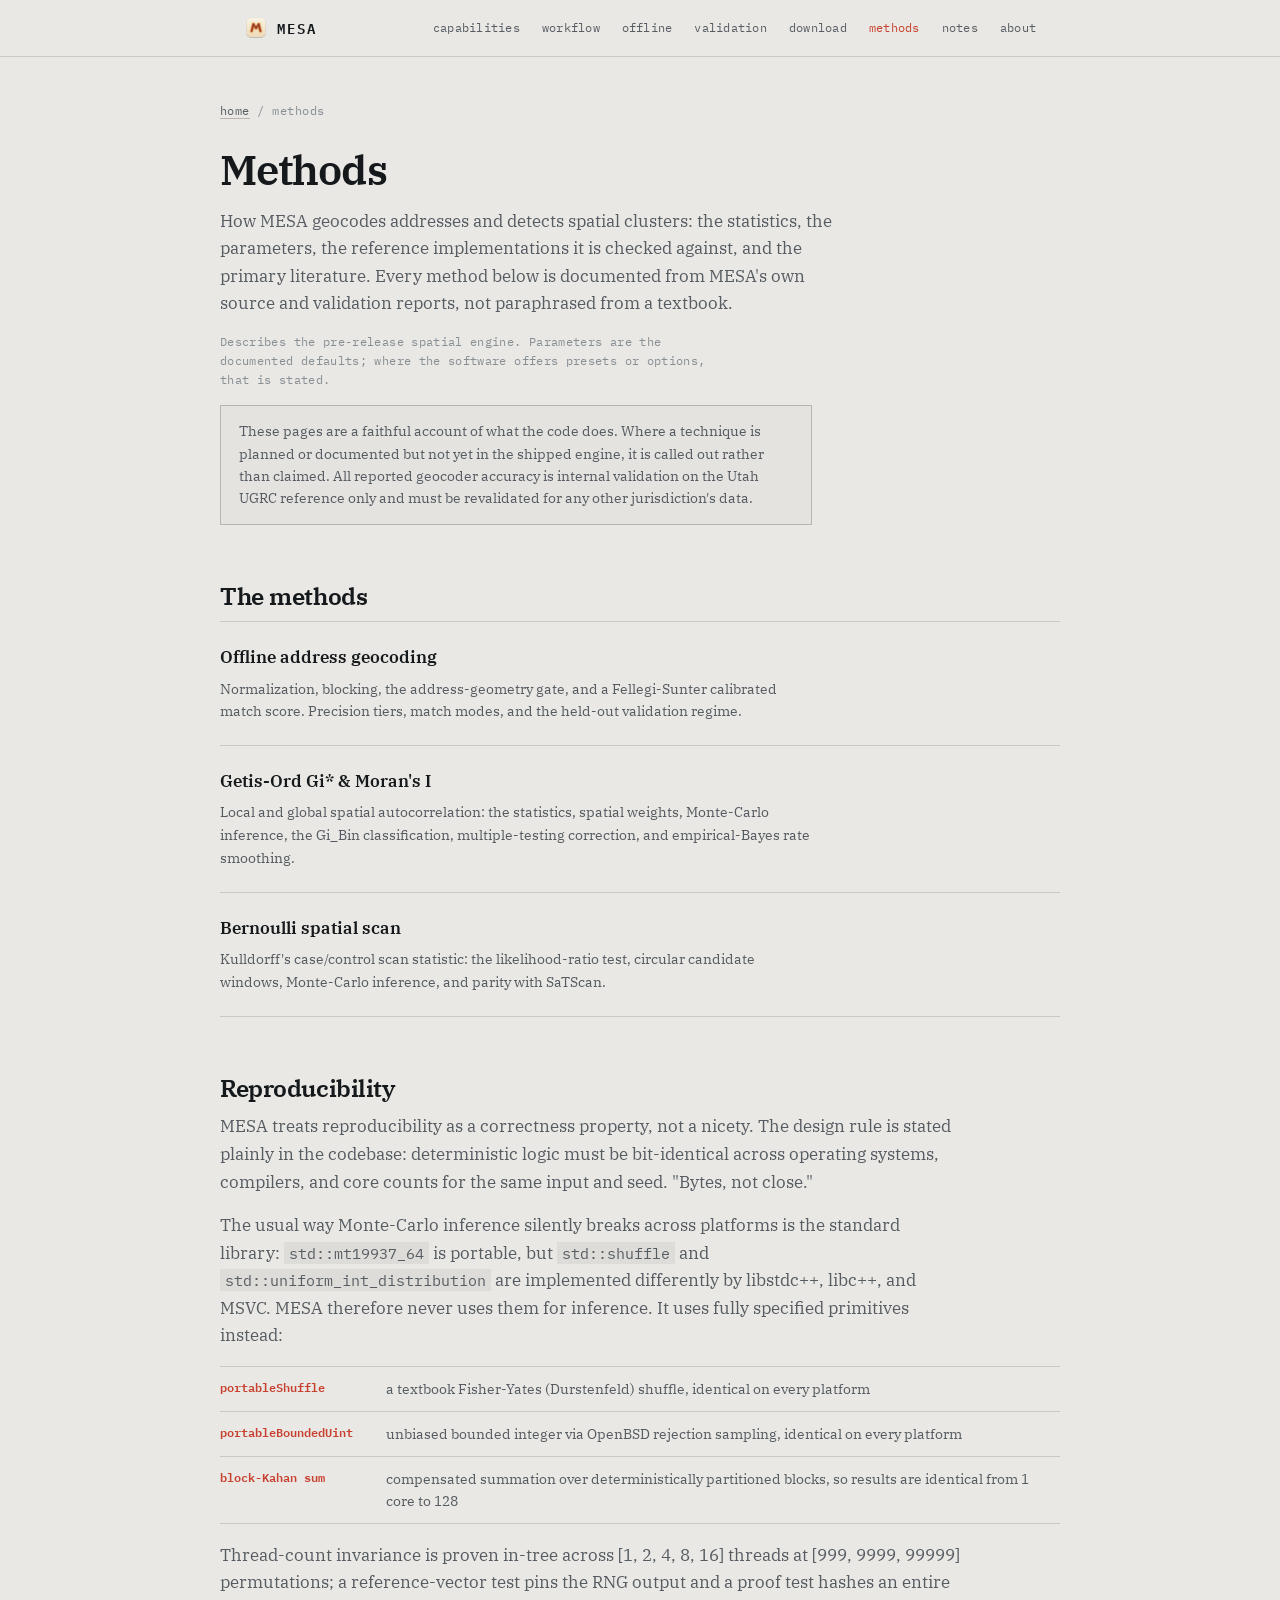
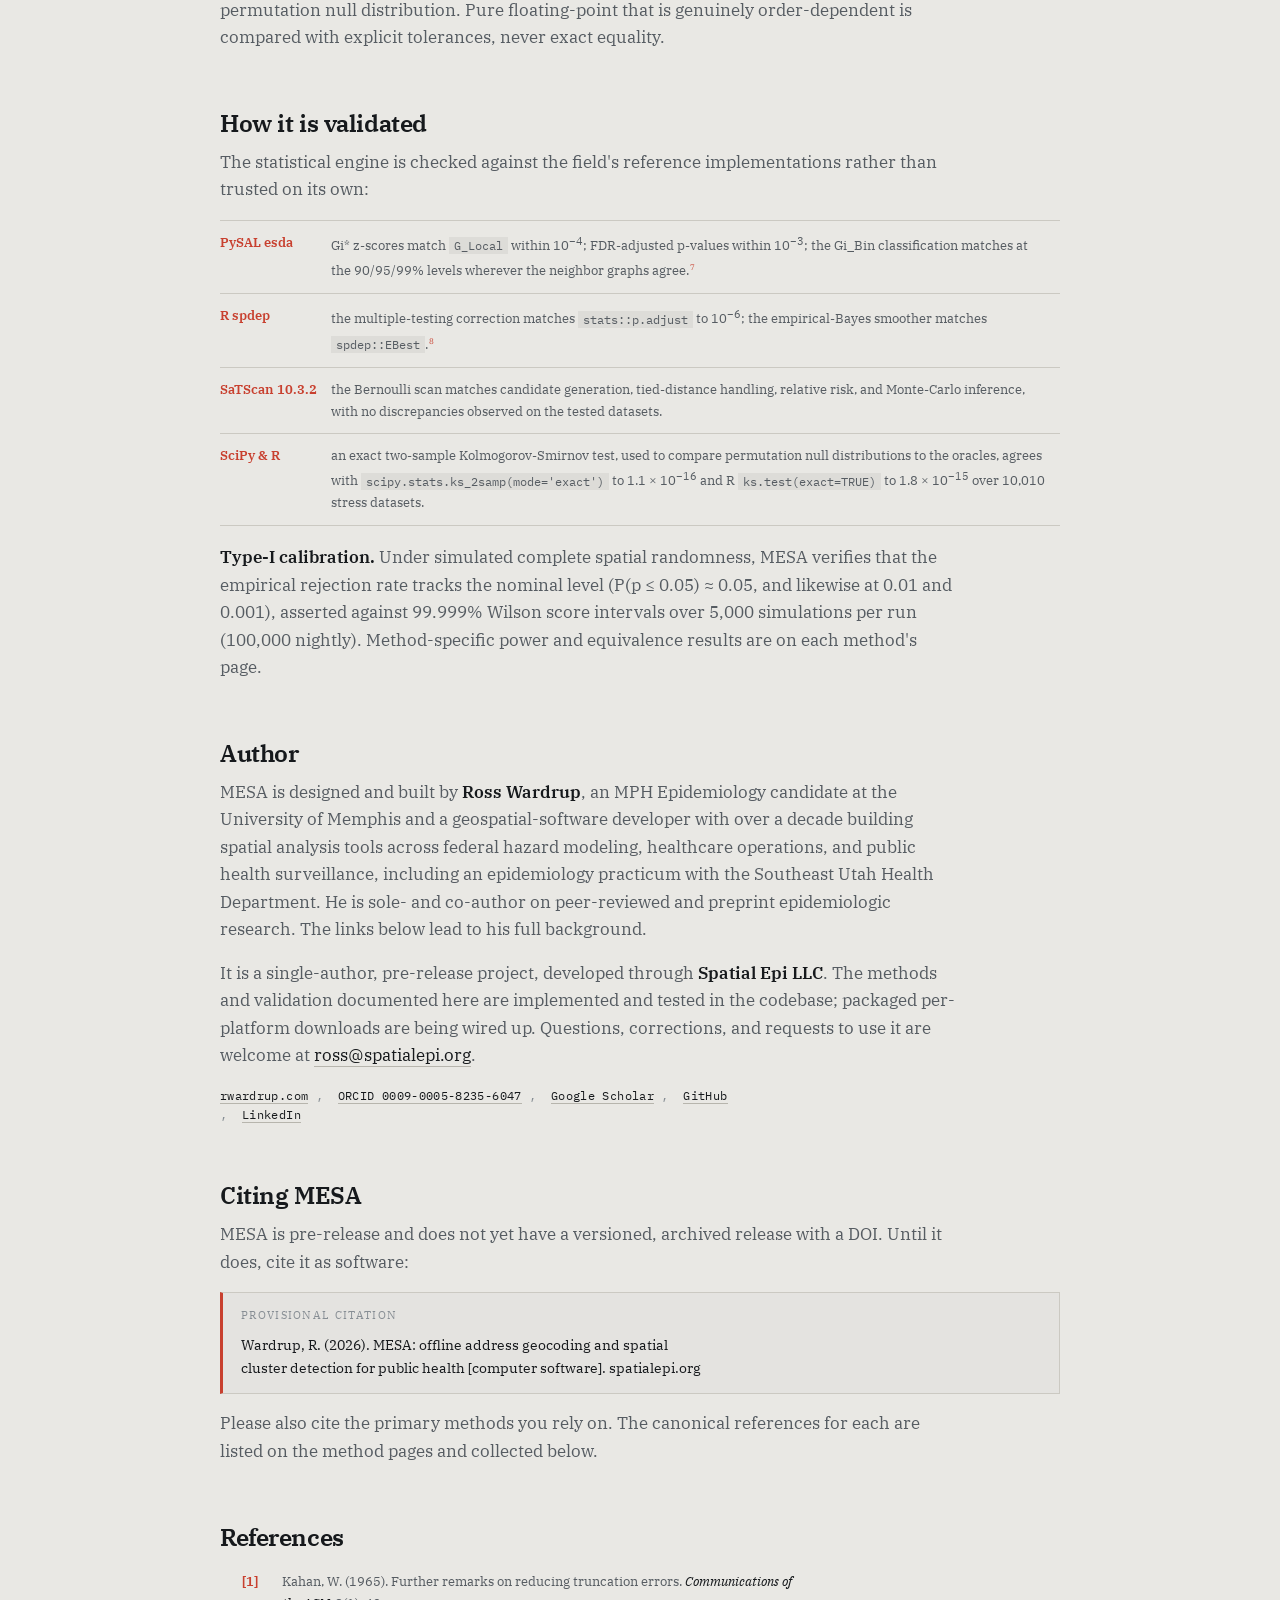
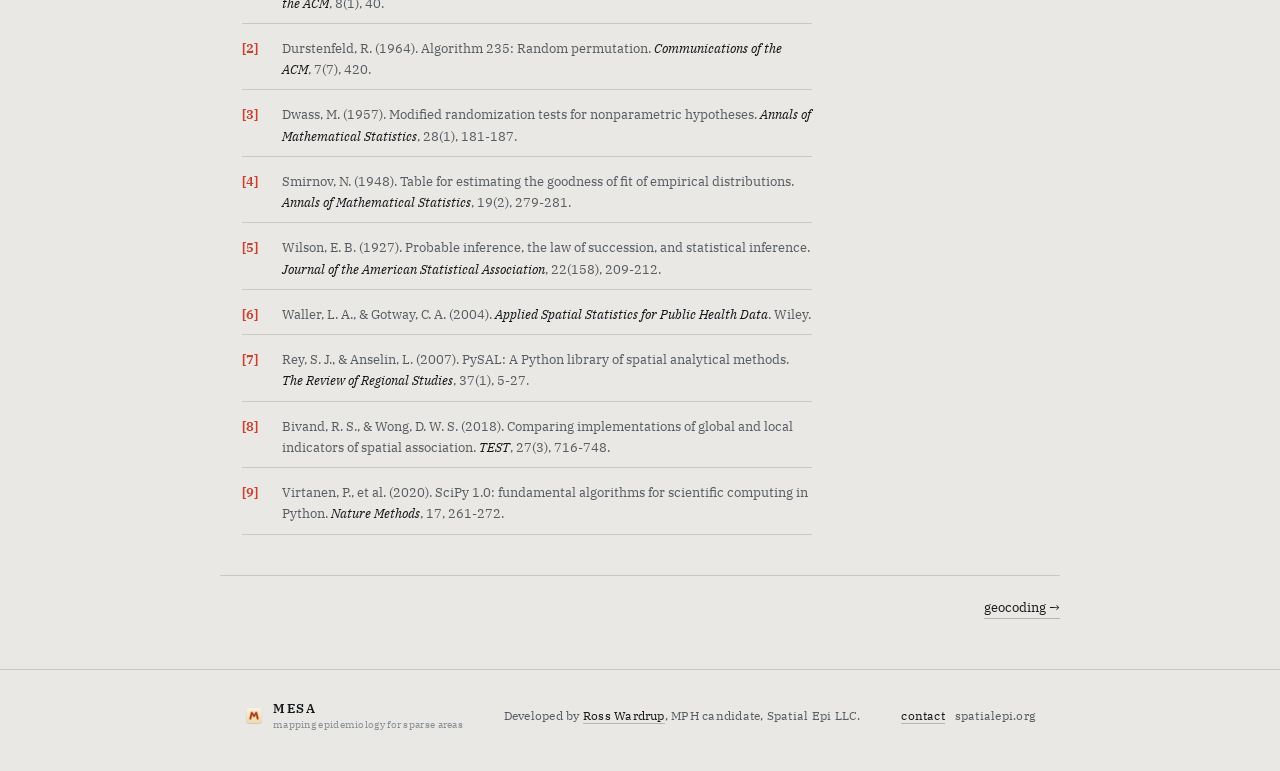
<file: methods.html>
<!DOCTYPE html>
<html lang="en">
<head>
<meta charset="utf-8">
<meta name="viewport" content="width=device-width, initial-scale=1">
<script>if('scrollRestoration' in history)history.scrollRestoration='manual';</script>
<title>Methods | MESA</title>
<meta name="description" content="How MESA works: the methodology behind its offline geocoder and spatial cluster statistics (Getis-Ord Gi*, Moran's I, Bernoulli spatial scan), with reproducibility, validation, and citations.">
<meta property="og:title" content="Methods | MESA">
<meta property="og:description" content="How MESA works: the methodology behind its offline geocoder and spatial cluster statistics (Getis-Ord Gi*, Moran's I, Bernoulli spatial scan), with reproducibility, validation, and citations.">
<meta property="og:type" content="website">
<meta property="og:url" content="https://www.spatialepi.org/methods.html">
<meta property="og:image" content="https://www.spatialepi.org/og-image.png">
<meta name="twitter:card" content="summary_large_image">
<meta name="twitter:title" content="Methods | MESA">
<meta name="twitter:description" content="How MESA works: the methodology behind its offline geocoder and spatial cluster statistics (Getis-Ord Gi*, Moran's I, Bernoulli spatial scan), with reproducibility, validation, and citations.">
<meta name="twitter:image" content="https://www.spatialepi.org/og-image.png">
<meta name="theme-color" content="#0e141a">
<link rel="icon" href="favicon-32.png?v=3" type="image/png" sizes="32x32">
<link rel="icon" href="favicon-16.png?v=3" type="image/png" sizes="16x16">
<link rel="apple-touch-icon" href="apple-touch-icon.png?v=3">
<link rel="preconnect" href="https://fonts.googleapis.com">
<link rel="preconnect" href="https://fonts.gstatic.com" crossorigin>
<link href="https://fonts.googleapis.com/css2?family=IBM+Plex+Mono:wght@400;500;600&family=IBM+Plex+Serif:wght@400;600&display=swap" rel="stylesheet">
<link rel="stylesheet" href="mesa.css">
<script data-goatcounter="https://spatialepi.goatcounter.com/count"
        async src="//gc.zgo.at/count.js"></script>
<script>
  document.addEventListener('click', function(e){
    var a = e.target.closest && e.target.closest('a[href^="http"]');
    if(!a || !window.goatcounter || !window.goatcounter.count) return;
    var url;
    try { url = new URL(a.href); } catch(err){ return; }
    if(url.hostname === location.hostname) return;
    window.goatcounter.count({path: 'outbound/' + url.hostname, title: 'outbound: ' + a.href, event: true});
  }, true);
</script>
</head>
<body>

<header class="top">
  <div class="wrap">
    <a class="mark" href="/" aria-label="MESA home">
      <img src="mesa-icon.png" width="24" height="24" alt="" aria-hidden="true">
      <b>MESA</b>
    </a>
    <nav class="nav">
      <a class="hideable" href="/#capabilities">capabilities</a>
      <a class="hideable" href="/#workflow">workflow</a>
      <a class="hideable" href="/#offline">offline</a>
      <a class="hideable" href="/#validation">validation</a>
      <a class="hideable" href="/#download">download</a>
      <a class="on" href="methods.html">methods</a>
      <a href="notes.html">notes</a>
      <a href="about.html">about</a>
    </nav>
  </div>
</header>

<main class="wrap doc">
  <div class="crumb"><a href="/">home</a> <span>/</span> methods</div>
  <h1>Methods</h1>
  <p class="sub">How MESA geocodes addresses and detects spatial clusters: the statistics,
    the parameters, the reference implementations it is checked against, and the primary
    literature. Every method below is documented from MESA's own source and validation
    reports, not paraphrased from a textbook.</p>
  <p class="meta">Describes the pre-release spatial engine. Parameters are the documented
    defaults; where the software offers presets or options, that is stated.</p>

  <div class="note">These pages are a faithful account of what the code does. Where a
    technique is planned or documented but not yet in the shipped engine, it is called out
    rather than claimed. All reported geocoder accuracy is internal validation on the
    Utah UGRC reference only and must be revalidated for any other jurisdiction's data.</div>

  <h2>The methods</h2>
  <div class="mindex">
    <a class="m" href="methods-geocoding.html">
      <div>
        <h3>Offline address geocoding</h3>
        <p>Normalization, blocking, the address-geometry gate, and a Fellegi-Sunter
          calibrated match score. Precision tiers, match modes, and the held-out
          validation regime.</p>
      </div>
    </a>
    <a class="m" href="methods-hotspots.html">
      <div>
        <h3>Getis-Ord Gi* &amp; Moran's I</h3>
        <p>Local and global spatial autocorrelation: the statistics, spatial weights,
          Monte-Carlo inference, the Gi_Bin classification, multiple-testing correction,
          and empirical-Bayes rate smoothing.</p>
      </div>
    </a>
    <a class="m" href="methods-scan.html">
      <div>
        <h3>Bernoulli spatial scan</h3>
        <p>Kulldorff's case/control scan statistic: the likelihood-ratio test, circular
          candidate windows, Monte-Carlo inference, and parity with SaTScan.</p>
      </div>
    </a>
  </div>

  <h2 id="reproducibility">Reproducibility</h2>
  <p>MESA treats reproducibility as a correctness property, not a nicety. The design rule
    is stated plainly in the codebase: deterministic logic must be bit-identical
    across operating systems, compilers, and core counts for the same input and seed.
    "Bytes, not close."</p>
  <p>The usual way Monte-Carlo inference silently breaks across platforms is the standard
    library: <code>std::mt19937_64</code> is portable, but <code>std::shuffle</code> and
    <code>std::uniform_int_distribution</code> are implemented differently by libstdc++,
    libc++, and MSVC. MESA therefore never uses them for inference. It uses fully specified
    primitives instead:</p>
  <div class="vars">
    <div class="v"><code>portableShuffle</code><span>a textbook Fisher-Yates (Durstenfeld) shuffle, identical on every platform</span></div>
    <div class="v"><code>portableBoundedUint</code><span>unbiased bounded integer via OpenBSD rejection sampling, identical on every platform</span></div>
    <div class="v"><code>block-Kahan sum</code><span>compensated summation over deterministically partitioned blocks, so results are identical from 1 core to 128</span></div>
  </div>
  <p>Thread-count invariance is proven in-tree across [1, 2, 4, 8, 16] threads at [999,
    9999, 99999] permutations; a reference-vector test pins the RNG output and a proof test
    hashes an entire permutation null distribution. Pure floating-point that is genuinely
    order-dependent is compared with explicit tolerances, never exact equality.</p>

  <h2>How it is validated</h2>
  <p>The statistical engine is checked against the field's reference implementations rather
    than trusted on its own:</p>
  <table class="data">
    <tbody>
      <tr><td class="v">PySAL esda</td><td>Gi* z-scores match <code>G_Local</code> within 10<sup>−4</sup>; FDR-adjusted p-values within 10<sup>−3</sup>; the Gi_Bin classification matches at the 90/95/99% levels wherever the neighbor graphs agree.<sup><a href="#r-pysal">7</a></sup></td></tr>
      <tr><td class="v">R spdep</td><td>the multiple-testing correction matches <code>stats::p.adjust</code> to 10<sup>−6</sup>; the empirical-Bayes smoother matches <code>spdep::EBest</code>.<sup><a href="#r-spdep">8</a></sup></td></tr>
      <tr><td class="v">SaTScan 10.3.2</td><td>the Bernoulli scan matches candidate generation, tied-distance handling, relative risk, and Monte-Carlo inference, with no discrepancies observed on the tested datasets.</td></tr>
      <tr><td class="v">SciPy &amp; R</td><td>an exact two-sample Kolmogorov-Smirnov test, used to compare permutation null distributions to the oracles, agrees with <code>scipy.stats.ks_2samp(mode='exact')</code> to 1.1 × 10<sup>−16</sup> and R <code>ks.test(exact=TRUE)</code> to 1.8 × 10<sup>−15</sup> over 10,010 stress datasets.</td></tr>
    </tbody>
  </table>
  <p><b>Type-I calibration.</b> Under simulated complete spatial randomness, MESA verifies
    that the empirical rejection rate tracks the nominal level (P(p&nbsp;≤&nbsp;0.05) ≈ 0.05,
    and likewise at 0.01 and 0.001), asserted against 99.999% Wilson score intervals over
    5,000 simulations per run (100,000 nightly). Method-specific power and equivalence
    results are on each method's page.</p>

  <h2>Author</h2>
  <p>MESA is designed and built by <b>Ross Wardrup</b>, an MPH Epidemiology candidate at the
    University of Memphis and a geospatial-software developer with over a decade building
    spatial analysis tools across federal hazard modeling, healthcare operations, and public
    health surveillance, including an epidemiology practicum with the Southeast Utah Health
    Department. He is sole- and co-author on peer-reviewed and preprint epidemiologic
    research. The links below lead to his full background.</p>
  <p>It is a single-author, pre-release project, developed through <b>Spatial Epi
    LLC</b>. The methods and validation documented here are implemented and tested in the
    codebase; packaged per-platform downloads are being wired up. Questions, corrections, and
    requests to use it are welcome at
    <a class="x" href="mailto:ross@spatialepi.org">ross@spatialepi.org</a>.</p>
  <p class="meta"><a class="x" href="https://rwardrup.com">rwardrup.com</a> ,&nbsp;
    <a class="x" href="https://orcid.org/0009-0005-8235-6047">ORCID&nbsp;0009-0005-8235-6047</a> ,&nbsp;
    <a class="x" href="https://scholar.google.com/citations?user=NAcxI4IAAAAJ">Google&nbsp;Scholar</a> ,&nbsp;
    <a class="x" href="https://github.com/minorsecond">GitHub</a> ,&nbsp;
    <a class="x" href="https://www.linkedin.com/in/robert-wardrup/">LinkedIn</a></p>

  <h2>Citing MESA</h2>
  <p>MESA is pre-release and does not yet have a versioned, archived release with a DOI.
    Until it does, cite it as software:</p>
  <div class="eq"><span class="lbl">provisional citation</span>Wardrup, R. (2026). MESA: offline address geocoding and spatial
cluster detection for public health [computer software]. spatialepi.org</div>
  <p>Please also cite the primary methods you rely on. The canonical references for each
    are listed on the method pages and collected below.</p>

  <h2>References</h2>
  <ol class="refs">
    <li id="r-kahan">Kahan, W. (1965). Further remarks on reducing truncation errors. <i>Communications of the ACM</i>, 8(1), 40.</li>
    <li id="r-durstenfeld">Durstenfeld, R. (1964). Algorithm 235: Random permutation. <i>Communications of the ACM</i>, 7(7), 420.</li>
    <li id="r-dwass">Dwass, M. (1957). Modified randomization tests for nonparametric hypotheses. <i>Annals of Mathematical Statistics</i>, 28(1), 181-187.</li>
    <li id="r-smirnov">Smirnov, N. (1948). Table for estimating the goodness of fit of empirical distributions. <i>Annals of Mathematical Statistics</i>, 19(2), 279-281.</li>
    <li id="r-wilson">Wilson, E. B. (1927). Probable inference, the law of succession, and statistical inference. <i>Journal of the American Statistical Association</i>, 22(158), 209-212.</li>
    <li id="r-waller">Waller, L. A., &amp; Gotway, C. A. (2004). <i>Applied Spatial Statistics for Public Health Data</i>. Wiley.</li>
    <li id="r-pysal">Rey, S. J., &amp; Anselin, L. (2007). PySAL: A Python library of spatial analytical methods. <i>The Review of Regional Studies</i>, 37(1), 5-27.</li>
    <li id="r-spdep">Bivand, R. S., &amp; Wong, D. W. S. (2018). Comparing implementations of global and local indicators of spatial association. <i>TEST</i>, 27(3), 716-748.</li>
    <li id="r-scipy">Virtanen, P., et&nbsp;al. (2020). SciPy 1.0: fundamental algorithms for scientific computing in Python. <i>Nature Methods</i>, 17, 261-272.</li>
  </ol>

  <div class="pager">
    <span class="sp">&nbsp;</span>
    <a href="methods-geocoding.html">geocoding →</a>
  </div>
</main>

<footer>
  <div class="wrap">
    <span class="fmark">
      <img src="mesa-icon.png" width="20" height="20" alt="" aria-hidden="true">
      <span class="t"><b>MESA</b><em>mapping epidemiology for sparse areas</em></span>
    </span>
    <span>Developed by <a href="https://rwardrup.com">Ross Wardrup</a>, MPH candidate, Spatial Epi LLC.</span>
    <span><a href="mailto:ross@spatialepi.org">contact</a> &nbsp; spatialepi.org</span>
  </div>
</footer>

<script>
  // Tab-away favicon: swap to the sad mesa while you're not looking.
  (function(){
    var icons = document.querySelectorAll('link[rel="icon"]');
    if(!icons.length) return;
    var originals = Array.prototype.map.call(icons, function(l){ return l.getAttribute('href'); });
    document.addEventListener('visibilitychange', function(){
      icons.forEach(function(link, i){
        var sad = link.getAttribute('sizes') === '16x16' ? 'favicon-16-sad.png' : 'favicon-32-sad.png';
        link.setAttribute('href', document.hidden ? sad : originals[i]);
      });
    });
  })();

</script>
</body>
</html>
</file>
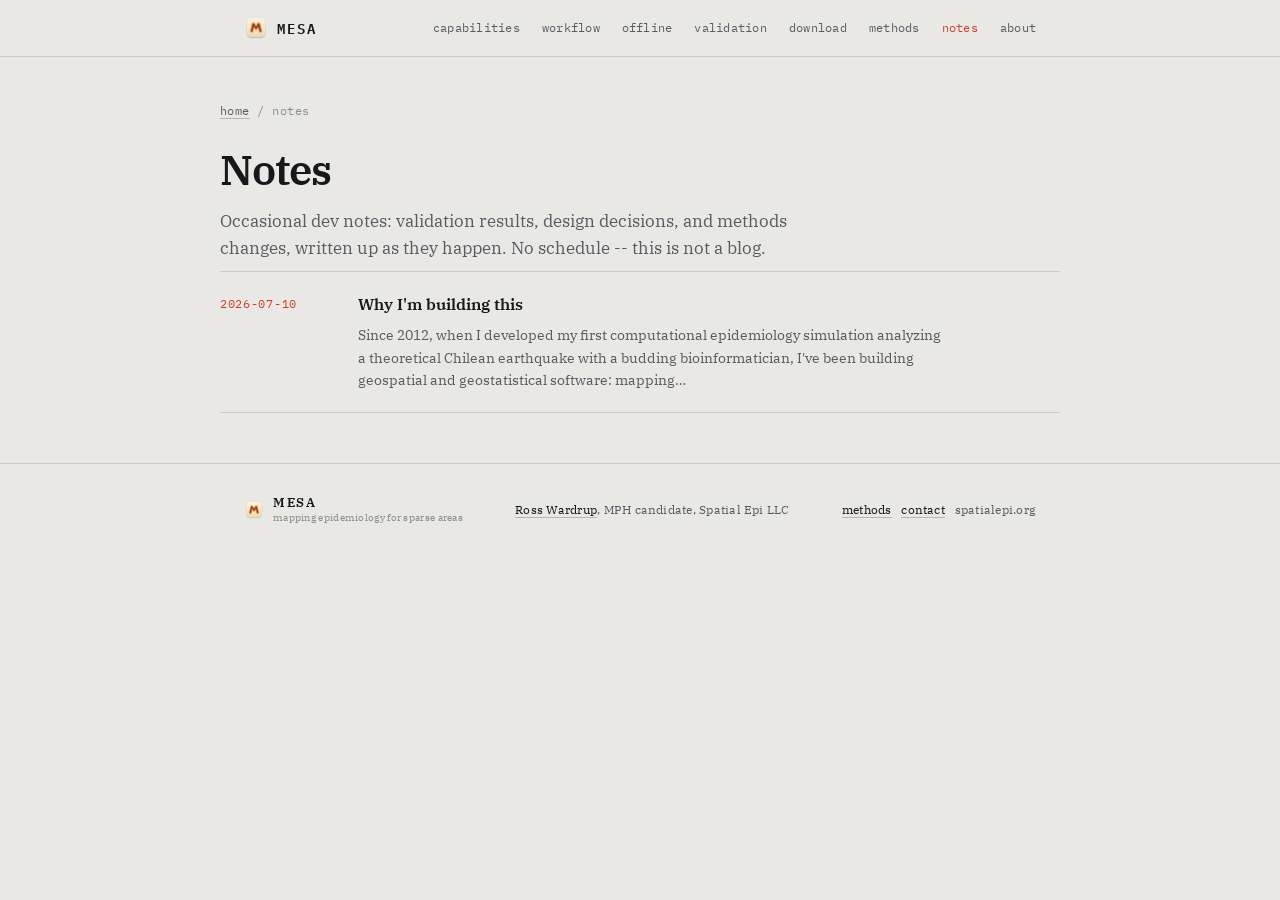
<file: notes.html>
<!DOCTYPE html>
<html lang="en">
<head>
<meta charset="utf-8">
<meta name="viewport" content="width=device-width, initial-scale=1">
<script>if('scrollRestoration' in history)history.scrollRestoration='manual';</script>
<title>Notes | MESA</title>
<meta name="description" content="Occasional dev notes on MESA: validation results, design decisions, and methods changes, written up as they happen rather than on a schedule.">
<meta property="og:title" content="Notes | MESA">
<meta property="og:description" content="Occasional dev notes on MESA: validation results, design decisions, and methods changes, written up as they happen rather than on a schedule.">
<meta property="og:type" content="website">
<meta property="og:url" content="https://www.spatialepi.org/notes.html">
<meta property="og:image" content="https://www.spatialepi.org/og-image.png">
<meta name="twitter:card" content="summary_large_image">
<meta name="twitter:title" content="Notes | MESA">
<meta name="twitter:description" content="Occasional dev notes on MESA: validation results, design decisions, and methods changes, written up as they happen rather than on a schedule.">
<meta name="twitter:image" content="https://www.spatialepi.org/og-image.png">
<meta name="theme-color" content="#0e141a">
<link rel="icon" href="favicon-32.png?v=3" type="image/png" sizes="32x32">
<link rel="icon" href="favicon-16.png?v=3" type="image/png" sizes="16x16">
<link rel="apple-touch-icon" href="apple-touch-icon.png?v=3">
<link rel="preconnect" href="https://fonts.googleapis.com">
<link rel="preconnect" href="https://fonts.gstatic.com" crossorigin>
<link href="https://fonts.googleapis.com/css2?family=IBM+Plex+Mono:wght@400;500;600&family=IBM+Plex+Serif:wght@400;600&display=swap" rel="stylesheet">
<link rel="stylesheet" href="mesa.css">
<script data-goatcounter="https://spatialepi.goatcounter.com/count"
        async src="//gc.zgo.at/count.js"></script>
<script>
  document.addEventListener('click', function(e){
    var a = e.target.closest && e.target.closest('a[href^="http"]');
    if(!a || !window.goatcounter || !window.goatcounter.count) return;
    var url;
    try { url = new URL(a.href); } catch(err){ return; }
    if(url.hostname === location.hostname) return;
    window.goatcounter.count({path: 'outbound/' + url.hostname, title: 'outbound: ' + a.href, event: true});
  }, true);
</script>
</head>
<body>

<header class="top">
  <div class="wrap">
    <a class="mark" href="/" aria-label="MESA home">
      <img src="mesa-icon.png" width="24" height="24" alt="" aria-hidden="true">
      <b>MESA</b>
    </a>
    <nav class="nav">
      <a class="hideable" href="/#capabilities">capabilities</a>
      <a class="hideable" href="/#workflow">workflow</a>
      <a class="hideable" href="/#offline">offline</a>
      <a class="hideable" href="/#validation">validation</a>
      <a class="hideable" href="/#download">download</a>
      <a href="methods.html">methods</a>
      <a class="on" href="notes.html">notes</a>
      <a href="about.html">about</a>
    </nav>
  </div>
</header>

<main class="wrap doc">
  <div class="crumb"><a href="/">home</a> <span>/</span> notes</div>
  <h1>Notes</h1>
  <p class="sub">Occasional dev notes: validation results, design decisions,
    and methods changes, written up as they happen. No schedule -- this is
    not a blog.</p>

  <div class="notes-list" id="notes-list"></div>
  <p class="notes-empty" id="notes-empty" hidden>Nothing here yet.</p>
</main>

<footer>
  <div class="wrap">
    <span class="fmark">
      <img src="mesa-icon.png" width="20" height="20" alt="" aria-hidden="true">
      <span class="t"><b>MESA</b><em>mapping epidemiology for sparse areas</em></span>
    </span>
    <span><a href="https://rwardrup.com">Ross Wardrup</a>, MPH candidate, Spatial Epi LLC</span>
    <span><a href="methods.html">methods</a> &nbsp; <a href="mailto:ross@spatialepi.org">contact</a> &nbsp; spatialepi.org</span>
  </div>
</footer>

<script src="notes/manifest.js"></script>
<script>
  (function(){
    var list = document.getElementById('notes-list');
    var empty = document.getElementById('notes-empty');
    var notes = (window.NOTES || []).slice().sort(function(a,b){
      return a.date < b.date ? 1 : -1;
    });
    if(!notes.length){ empty.hidden = false; return; }

    var PREVIEW_LEN = 220;

    function excerptOf(md){
      // drop the leading "# Title" line, then take the first paragraph
      var body = md.replace(/^#\s+.*\n+/, '');
      var firstPara = body.split(/\n\s*\n/)[0] || '';
      var text = firstPara
        .replace(/[#>*_`]/g, '')          // strip common markdown punctuation
        .replace(/\[([^\]]*)\]\([^)]*\)/g, '$1') // links -> just the text
        .replace(/\s+/g, ' ')
        .trim();
      if(text.length > PREVIEW_LEN){
        text = text.slice(0, PREVIEW_LEN).replace(/\s+\S*$/, '') + '…';
      }
      return text;
    }

    notes.forEach(function(n){
      var a = document.createElement('a');
      a.className = 'n';
      a.href = 'notes/' + n.slug + '.html';
      a.innerHTML = '<div class="d">' + n.date + '</div>' +
        '<div><h3>' + n.title + '</h3><p>' + n.summary + '</p></div>';
      list.appendChild(a);

      var p = a.querySelector('p');
      fetch('notes/' + n.slug + '.md', {cache:'no-store'})
        .then(function(r){ return r.ok ? r.text() : null; })
        .then(function(md){ if(md) p.textContent = excerptOf(md); })
        .catch(function(){});
    });
  })();
</script>

<script>
  // Tab-away favicon: swap to the sad mesa while you're not looking.
  (function(){
    var icons = document.querySelectorAll('link[rel="icon"]');
    if(!icons.length) return;
    var originals = Array.prototype.map.call(icons, function(l){ return l.getAttribute('href'); });
    document.addEventListener('visibilitychange', function(){
      icons.forEach(function(link, i){
        var sad = link.getAttribute('sizes') === '16x16' ? 'favicon-16-sad.png' : 'favicon-32-sad.png';
        link.setAttribute('href', document.hidden ? sad : originals[i]);
      });
    });
  })();

</script>
</body>
</html>
</file>
<file: mesa.css>
/* MESA shared stylesheet: minimal monospace, used by the methods pages. */
:root{
  --bg:#E9E8E4;
  --panel:#0E141A;
  --ink:#16191C;
  --muted:#565C62;
  --faint:#878E94;
  --line:#CBC9C2;
  --line-2:#B7B5AD;
  --accent:#C8402F;
  --amber:#B07D2A;
  --cold:#3E7CB1;
  --mono:"IBM Plex Mono",ui-monospace,Menlo,Consolas,monospace;
  /* Prose in a text face, mono for machine output. See index.html. */
  --serif:"IBM Plex Serif",Charter,"Bitstream Charter","Sitka Text",Cambria,Georgia,serif;
}
*{box-sizing:border-box}
html{-webkit-text-size-adjust:100%;scroll-padding-top:74px;scroll-behavior:smooth}
body{
  margin:0;background:var(--bg);color:var(--ink);
  font-family:var(--serif);font-size:17px;line-height:1.62;
  -webkit-font-smoothing:antialiased;
}
.nav,.mark b,.crumb,.doc .meta,.notes-list a.n .d,code,
.doc article pre,.doc article table,.doc article figcaption{font-family:var(--mono)}
a{color:inherit}
::selection{background:var(--ink);color:var(--bg)}
.wrap{max-width:840px;margin:0 auto;padding:0 24px}
p{margin:0}

/* ---- header ---- */
.top{position:sticky;top:0;z-index:20;background:var(--bg);border-bottom:1px solid var(--line)}
.top .wrap{display:flex;align-items:center;justify-content:space-between;height:56px}
.mark{display:flex;align-items:center;gap:9px;text-decoration:none}
.mark img{display:block}
.mark b{font-weight:600;letter-spacing:.14em;font-size:.9rem}
.mark:hover img,.fmark:hover img{animation:hotspot-pulse 1.1s ease-in-out infinite}
@keyframes hotspot-pulse{
  0%,100%{filter:drop-shadow(0 0 0 rgba(200,64,47,0))}
  50%{filter:drop-shadow(0 0 4px rgba(200,64,47,.75))}
}
.nav{display:flex;gap:22px;font-size:.76rem;letter-spacing:.02em}
.nav a{color:var(--muted);text-decoration:none}
.nav a:hover,.nav a.on{color:var(--accent)}

/* ---- doc layout ---- */
.doc{padding:44px 0 20px}
.crumb{font-size:.74rem;color:var(--faint);letter-spacing:.04em;margin-bottom:26px}
.crumb a{color:var(--muted);text-decoration:none;border-bottom:1px solid var(--line-2)}
.crumb a:hover{color:var(--accent);border-color:var(--accent)}
.crumb span{color:var(--faint)}
.doc h1{font-weight:600;font-size:clamp(1.9rem,4vw,2.6rem);line-height:1.15;letter-spacing:-.022em;margin:0 0 14px}
.doc .sub{color:var(--muted);font-size:1.06rem;max-width:62ch;margin-bottom:8px}
.doc .meta{color:var(--faint);font-size:.74rem;letter-spacing:.03em;margin-top:14px}

/* section headers with trailing rule */
.doc h2{display:block;margin:52px 0 6px;font-weight:600;
  font-size:1.5rem;letter-spacing:-.018em;color:var(--ink)}
.doc h2 .n{display:none}
.doc h3{font-weight:600;font-size:1.05rem;margin:30px 0 8px;color:var(--ink)}
.doc p{color:var(--muted);max-width:74ch;margin:0 0 16px}
.doc p b,.doc li b{color:var(--ink);font-weight:600}
.doc a.x{color:var(--ink);text-decoration:none;border-bottom:1px solid var(--line-2)}
.doc a.x:hover{color:var(--accent);border-color:var(--accent)}
.doc ul,.doc ol{color:var(--muted);max-width:74ch;margin:0 0 16px;padding-left:22px}
.doc li{margin:5px 0}
.doc sup a{color:var(--accent);text-decoration:none;font-size:.72em;padding:0 1px}
code{background:rgba(0,0,0,.05);padding:1px 5px;font-size:.9em}

/* plain markdown output (notes) -- methods pages use bespoke classes above;
   these are fallbacks for content rendered straight from .md */
.doc article a{color:var(--accent);text-decoration:none;border-bottom:1px solid var(--line-2)}
.doc article a:hover{border-color:var(--accent)}
.doc article pre{background:rgba(0,0,0,.04);padding:14px 16px;overflow-x:auto;margin:0 0 16px;font-size:.86rem;line-height:1.55}
.doc article pre code{background:none;padding:0}
.doc article blockquote{margin:0 0 16px;padding-left:16px;border-left:3px solid var(--line-2);color:var(--muted)}
.doc article hr{border:none;border-top:1px solid var(--line);margin:36px 0}
.doc article img{max-width:100%;display:block;margin:0 0 16px}
.doc article figure{margin:28px 0 6px;max-width:560px;border:1px solid var(--line-2)}
.doc article figure img{margin:0}
.doc article figcaption{margin:10px 0 24px;max-width:560px;color:var(--faint);font-size:.72rem;letter-spacing:.02em}
.doc article table{width:100%;border-collapse:collapse;font-size:.85rem;margin:0 0 20px}
.doc article table th{text-align:left;font-weight:500;color:var(--faint);font-size:.68rem;letter-spacing:.1em;text-transform:uppercase;padding:0 14px 10px 0;border-bottom:1px solid var(--line)}
.doc article table td{padding:10px 14px 10px 0;border-bottom:1px solid var(--line);vertical-align:top;color:var(--muted)}

/* notes index */
.notes-list{border-top:1px solid var(--line);margin-top:4px}
.notes-list a.n{display:grid;grid-template-columns:120px 1fr;gap:18px;padding:20px 0;border-bottom:1px solid var(--line);text-decoration:none}
.notes-list a.n .d{color:var(--accent);font-size:.72rem;letter-spacing:.06em;padding-top:3px;white-space:nowrap}
.notes-list a.n h3{margin:0 0 6px;color:var(--ink);font-size:1rem}
.notes-list a.n p{color:var(--muted);font-size:.88rem;margin:0}
.notes-list a.n:hover h3{color:var(--accent)}
.notes-empty{color:var(--faint);font-size:.86rem;padding:24px 0}

/* table of contents */
.toc{border:1px solid var(--line);padding:18px 20px;margin:6px 0 8px;font-size:.86rem}
.toc .t{color:var(--faint);font-size:.68rem;letter-spacing:.16em;text-transform:uppercase;margin-bottom:10px}
.toc ol{list-style:none;margin:0;padding:0;columns:2;column-gap:28px}
.toc li{margin:4px 0;color:var(--muted)}
.toc a{color:var(--ink);text-decoration:none;border-bottom:1px solid transparent}
.toc a:hover{color:var(--accent);border-color:var(--accent)}
.toc .num{color:var(--accent);margin-right:8px}

/* equation / formula block */
.eq{border:1px solid var(--line);border-left:3px solid var(--accent);background:rgba(0,0,0,.02);
  padding:14px 18px;margin:0 0 16px;font-size:.9rem;color:var(--ink);overflow-x:auto;white-space:pre}
.eq .lbl{display:block;color:var(--faint);font-size:.68rem;letter-spacing:.12em;text-transform:uppercase;margin-bottom:8px}
/* typeset (KaTeX) equation blocks */
.eq.math{white-space:normal;overflow-x:auto;overflow-y:hidden;width:fit-content;max-width:100%}
.eq.math .katex-display,.eq.math .katex-display>.katex{margin:.15em 0 0;text-align:left}
.eq.math .katex{font-size:1.08em;color:var(--ink)}

/* variable / parameter definition list */
.vars{border-top:1px solid var(--line);margin:0 0 18px}
.vars .v{display:grid;grid-template-columns:150px 1fr;gap:16px;padding:11px 0;border-bottom:1px solid var(--line);font-size:.85rem}
.vars .v code{background:none;padding:0;color:var(--accent);font-weight:600}
.vars .v span{color:var(--muted)}

/* callout / caveat */
.note{border:1px solid var(--line-2);background:rgba(0,0,0,.02);padding:14px 18px;margin:0 0 18px;font-size:.86rem;color:var(--muted);max-width:74ch}
.note b{color:var(--ink)}
.note.warn{border-left:3px solid var(--amber)}

/* data tables */
table.data{width:100%;border-collapse:collapse;font-size:.84rem;border-top:1px solid var(--line);margin:0 0 18px}
table.data th{text-align:left;font-weight:500;color:var(--faint);font-size:.66rem;letter-spacing:.14em;
  text-transform:uppercase;padding:0 14px 9px 0;border-bottom:1px solid var(--line)}
table.data td{padding:11px 14px 11px 0;border-bottom:1px solid var(--line);vertical-align:top;color:var(--muted)}
table.data td.v{color:var(--accent);font-weight:600;white-space:nowrap}
table.data td b{color:var(--ink)}

/* references */
.refs{list-style:none;counter-reset:r;margin:0;padding:0;font-size:.82rem}
.refs li{counter-increment:r;position:relative;padding:9px 0 9px 40px;border-bottom:1px solid var(--line);color:var(--muted)}
.refs li::before{content:"[" counter(r) "]";position:absolute;left:0;top:9px;color:var(--accent);font-weight:600}
.refs i{font-style:italic;color:var(--ink)}
.refs a{color:var(--ink);text-decoration:none;border-bottom:1px solid var(--line-2);word-break:break-word}
.refs a:hover{color:var(--accent);border-color:var(--accent)}

/* method index cards (hub) */
.mindex{border-top:1px solid var(--line);margin-top:4px}
.mindex a.m{display:block;padding:22px 0;border-bottom:1px solid var(--line);text-decoration:none}
.mindex a.m h3{margin:0 0 6px;color:var(--ink);font-size:1.05rem}
.mindex a.m p{color:var(--muted);font-size:.88rem;margin:0}
.mindex a.m:hover h3{color:var(--accent)}

/* prev/next footer nav */
.pager{display:flex;justify-content:space-between;gap:18px;margin:40px 0 0;padding-top:22px;border-top:1px solid var(--line);font-size:.8rem}
.pager a{color:var(--ink);text-decoration:none;border-bottom:1px solid var(--line-2)}
.pager a:hover{color:var(--accent);border-color:var(--accent)}
.pager .sp{color:var(--faint)}

/* footer */
footer{border-top:1px solid var(--line);padding:30px 0 40px;margin-top:30px}
footer .wrap{display:flex;justify-content:space-between;gap:20px;flex-wrap:wrap;color:var(--muted);font-size:.74rem;letter-spacing:.02em;align-items:center}
footer .fmark{display:flex;align-items:center;gap:9px}
footer .fmark .t{display:flex;flex-direction:column;line-height:1.35}
footer .fmark b{color:var(--ink);font-weight:600;letter-spacing:.12em;font-size:.8rem}
footer .fmark em{font-style:normal;color:var(--faint);font-size:.62rem;letter-spacing:.03em}
footer a{color:var(--ink);text-decoration:none;border-bottom:1px solid var(--line-2)}
footer a:hover{border-color:var(--accent);color:var(--accent)}

@media(max-width:720px){
  .nav{gap:16px;font-size:.72rem}
  .nav a.hideable{display:none}
  .toc ol{columns:1}
  .vars .v,.mindex a.m,.notes-list a.n{grid-template-columns:1fr;gap:5px}
}
@media(prefers-color-scheme:dark){
  :root{--bg:#0E141A;--panel:#12191F;--ink:#E7ECEE;--muted:#9BA7AD;--faint:#69747A;--line:#232D34;--line-2:#33404A}
  code,.eq,.note,.doc article pre{background:rgba(255,255,255,.03)}
  table.data td.v{color:#E8724F}
}
@media(prefers-reduced-motion:reduce){*{animation:none!important;transition:none!important}html{scroll-behavior:auto}}
</file>
